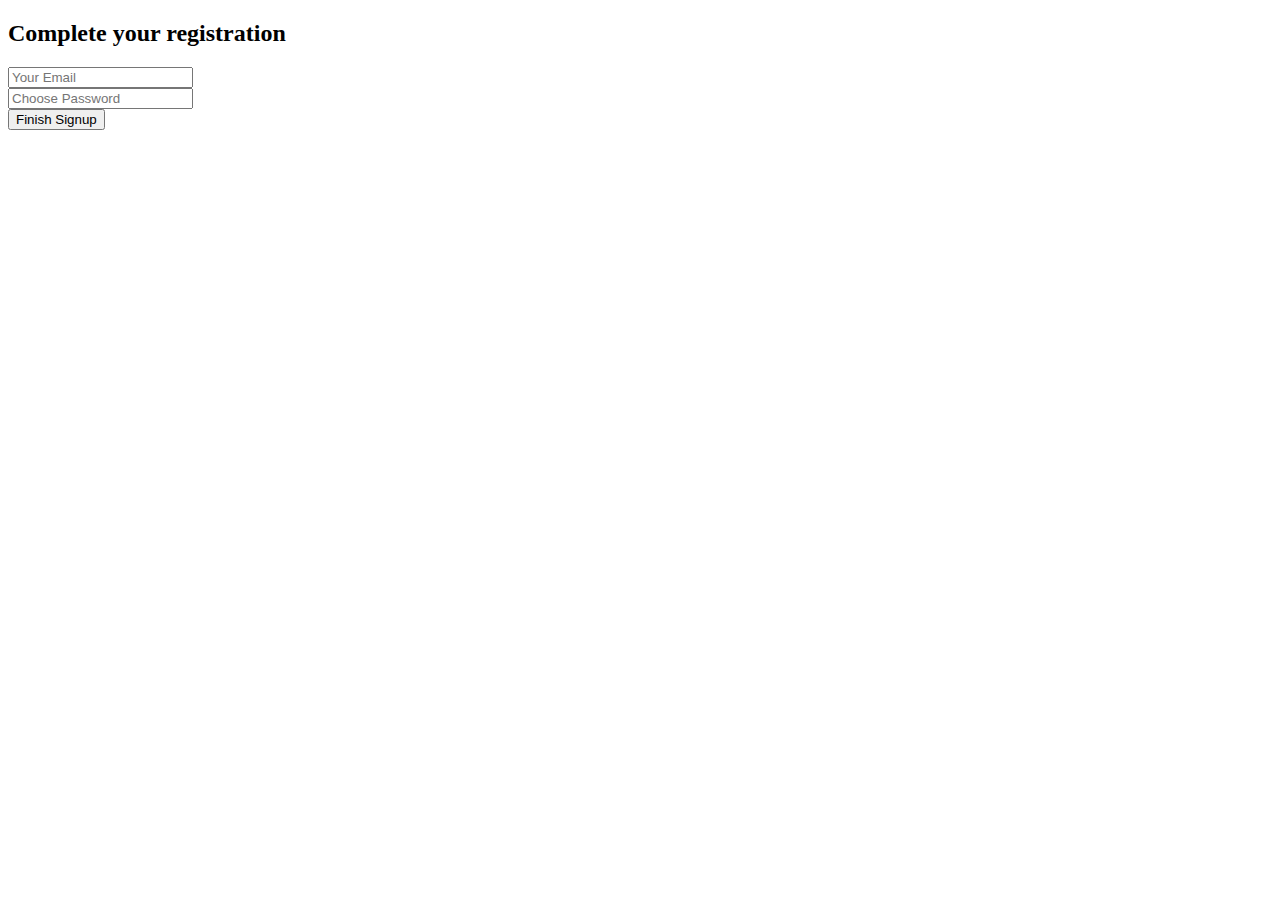
<file: onbord/index.html>
<!DOCTYPE html>
<html lang="en">
  <head>
    <meta charset="UTF-8" />
    <title>Onboard</title>
    <script src="https://identity.netlify.com/v1/netlify-identity-widget.js"></script>
  </head>
  <body>
    <h2>Complete your registration</h2>
    <form id="signup-form">
      <input type="email" id="email" placeholder="Your Email" required /><br />
      <input
        type="password"
        id="password"
        placeholder="Choose Password"
        required
      /><br />
      <button type="submit">Finish Signup</button>
    </form>

    <p id="message"></p>

    <script>
      const form = document.getElementById("signup-form");
      const message = document.getElementById("message");

      form.addEventListener("submit", (e) => {
        e.preventDefault();
        const email = document.getElementById("email").value;
        const password = document.getElementById("password").value;

        netlifyIdentity
          .signup({ email, password })
          .then((user) => {
            message.innerText =
              "Signup successful! Check your email to confirm.";
            netlifyIdentity.close();
          })
          .catch((err) => {
            message.innerText = "Error: " + err.message;
          });
      });

      window.netlifyIdentity.on("init", (user) => {
        if (!user && window.location.hash.includes("invite_token")) {
          netlifyIdentity.open("signup");
        }
      });

      window.netlifyIdentity.init();
    </script>
  </body>
</html>
</file>
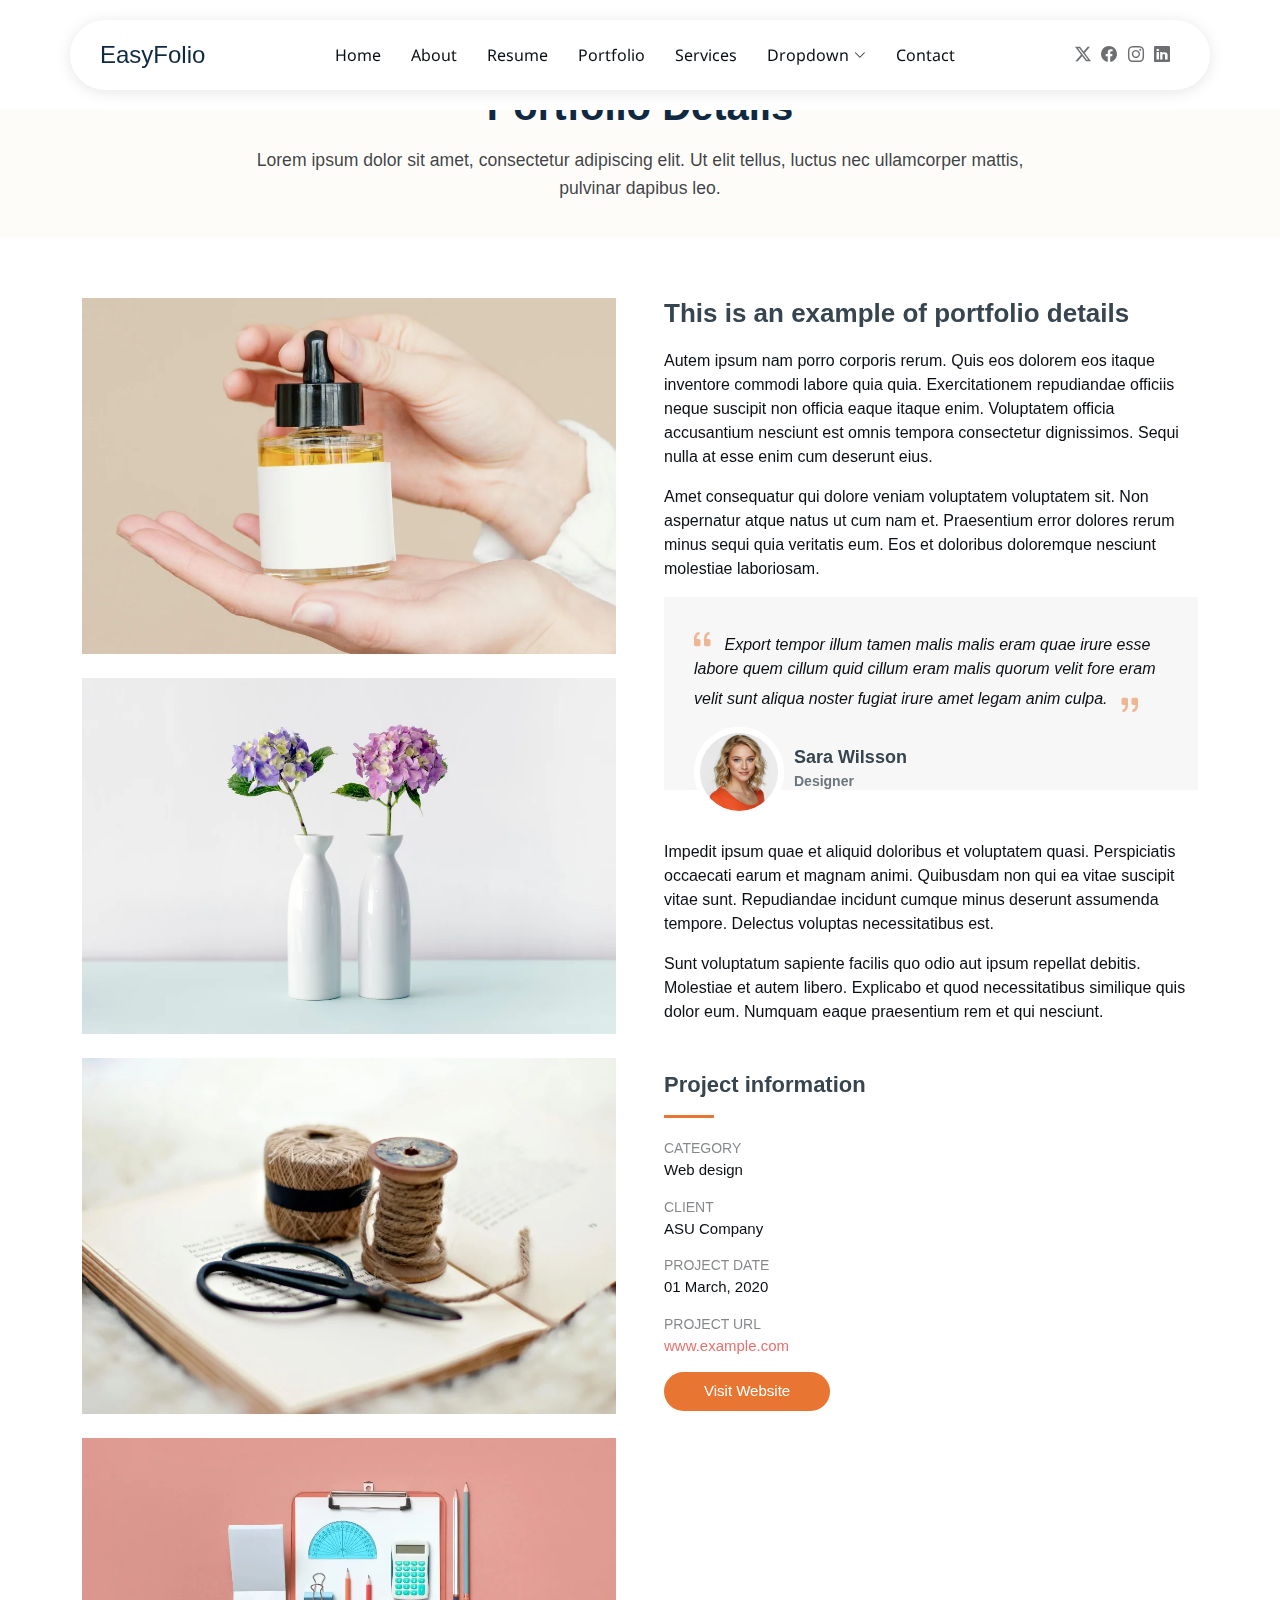
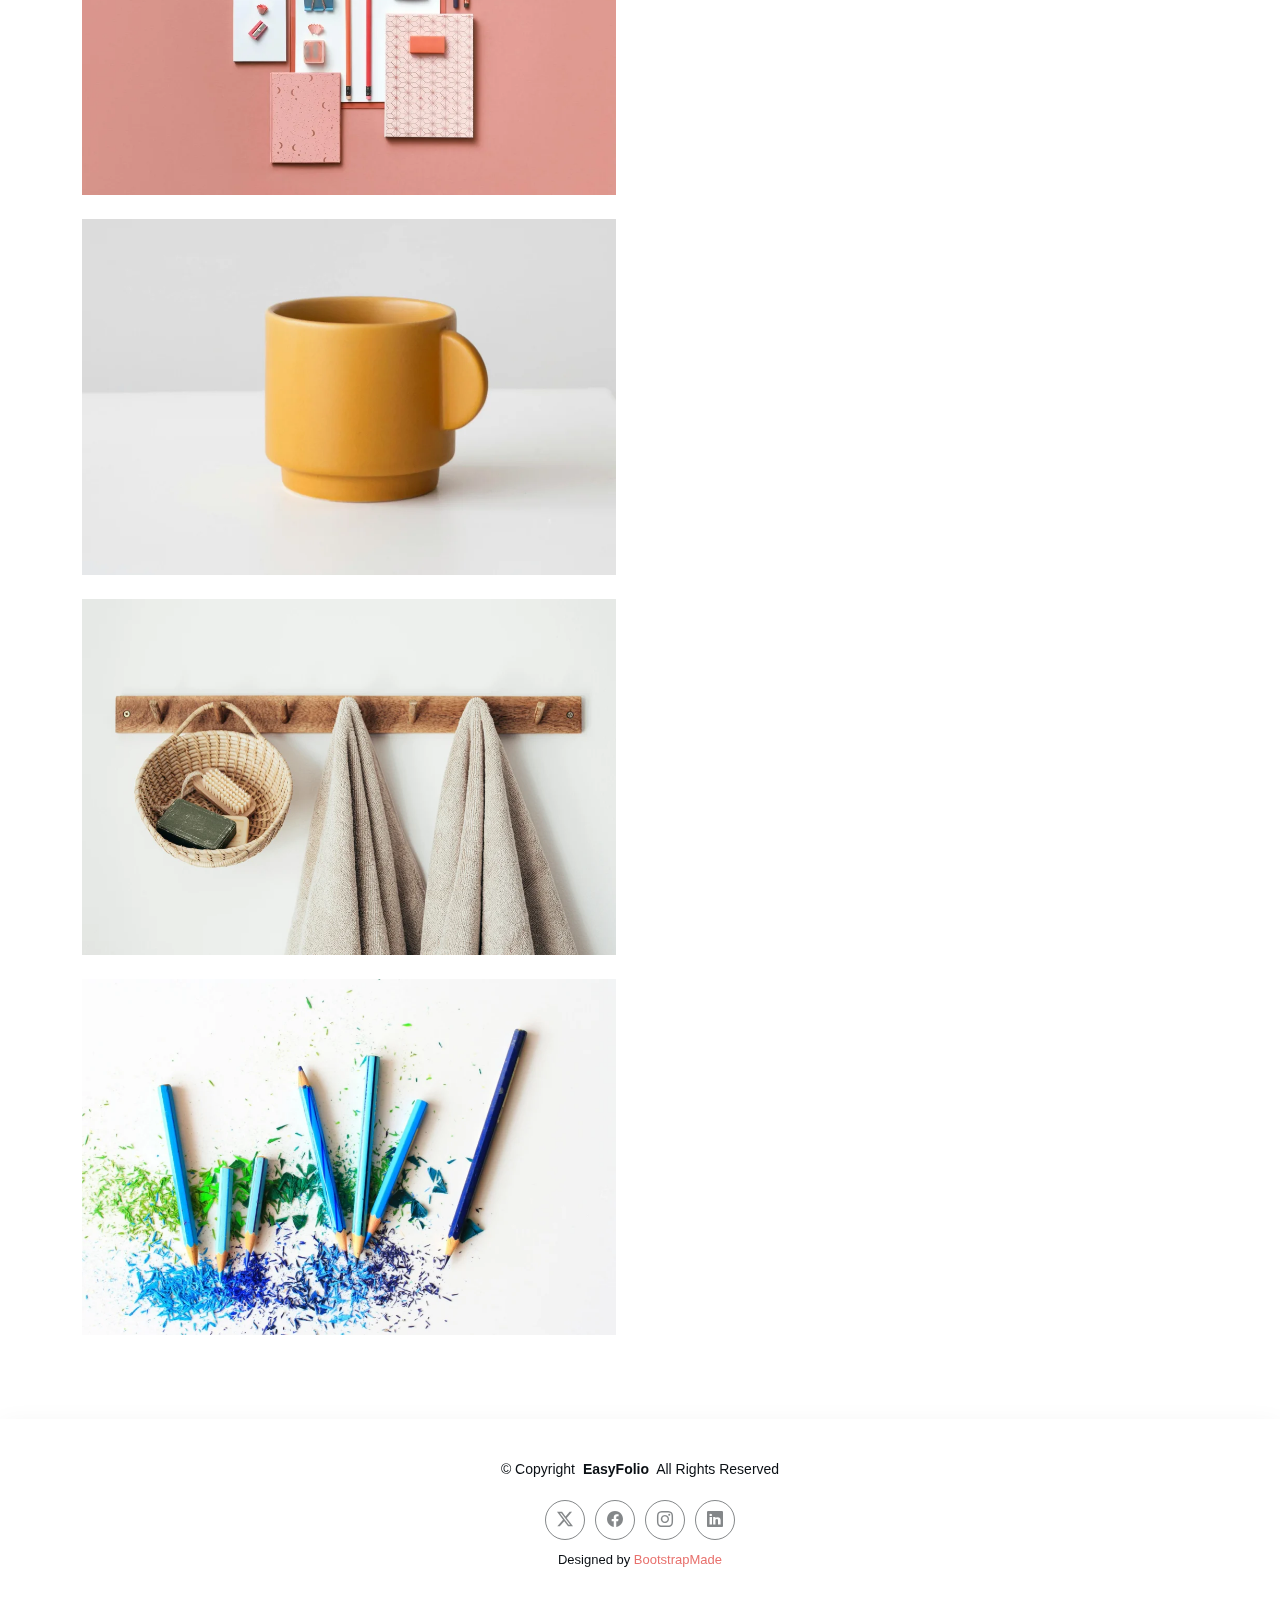
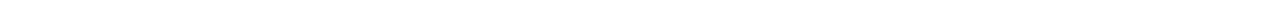
<file: portfolio-details.html>
<!DOCTYPE html>
<html lang="en">

<head>
  <meta charset="utf-8">
  <meta content="width=device-width, initial-scale=1.0" name="viewport">
  <title>Portfolio Details - EasyFolio Bootstrap Template</title>
  <meta name="description" content="">
  <meta name="keywords" content="">

  <!-- Favicons -->
  <link href="assets/img/favicon.png" rel="icon">
  <link href="assets/img/apple-touch-icon.png" rel="apple-touch-icon">

  <!-- Fonts -->
  <link href="https://fonts.googleapis.com" rel="preconnect">
  <link href="https://fonts.gstatic.com" rel="preconnect" crossorigin>
  <link href="https://fonts.googleapis.com/css2?family=Roboto:ital,wght@0,100;0,300;0,400;0,500;0,700;0,900;1,100;1,300;1,400;1,500;1,700;1,900&family=Noto+Sans:ital,wght@0,100;0,200;0,300;0,400;0,500;0,600;0,700;0,800;0,900;1,100;1,200;1,300;1,400;1,500;1,600;1,700;1,800;1,900&family=Questrial:wght@400&display=swap" rel="stylesheet">

  <!-- Vendor CSS Files -->
  <link href="assets/vendor/bootstrap/css/bootstrap.min.css" rel="stylesheet">
  <link href="assets/vendor/bootstrap-icons/bootstrap-icons.css" rel="stylesheet">
  <link href="assets/vendor/aos/aos.css" rel="stylesheet">
  <link href="assets/vendor/glightbox/css/glightbox.min.css" rel="stylesheet">
  <link href="assets/vendor/swiper/swiper-bundle.min.css" rel="stylesheet">

  <!-- Main CSS File -->
  <link href="assets/css/main.css" rel="stylesheet">

  <!-- =======================================================
  * Template Name: EasyFolio
  * Template URL: https://bootstrapmade.com/easyfolio-bootstrap-portfolio-template/
  * Updated: Feb 21 2025 with Bootstrap v5.3.3
  * Author: BootstrapMade.com
  * License: https://bootstrapmade.com/license/
  ======================================================== -->
</head>

<body class="portfolio-details-page">

  <header id="header" class="header d-flex align-items-center sticky-top">
    <div class="header-container container-fluid container-xl position-relative d-flex align-items-center justify-content-between">

      <a href="index.html" class="logo d-flex align-items-center me-auto me-xl-0">
        <!-- Uncomment the line below if you also wish to use an image logo -->
        <!-- <img src="assets/img/logo.webp" alt=""> -->
        <h1 class="sitename">EasyFolio</h1>
      </a>

      <nav id="navmenu" class="navmenu">
        <ul>
          <li><a href="#hero">Home</a></li>
          <li><a href="#about">About</a></li>
          <li><a href="#resume">Resume</a></li>
          <li><a href="#portfolio">Portfolio</a></li>
          <li><a href="#services">Services</a></li>
          <li class="dropdown"><a href="#"><span>Dropdown</span> <i class="bi bi-chevron-down toggle-dropdown"></i></a>
            <ul>
              <li><a href="#">Dropdown 1</a></li>
              <li class="dropdown"><a href="#"><span>Deep Dropdown</span> <i class="bi bi-chevron-down toggle-dropdown"></i></a>
                <ul>
                  <li><a href="#">Deep Dropdown 1</a></li>
                  <li><a href="#">Deep Dropdown 2</a></li>
                  <li><a href="#">Deep Dropdown 3</a></li>
                  <li><a href="#">Deep Dropdown 4</a></li>
                  <li><a href="#">Deep Dropdown 5</a></li>
                </ul>
              </li>
              <li><a href="#">Dropdown 2</a></li>
              <li><a href="#">Dropdown 3</a></li>
              <li><a href="#">Dropdown 4</a></li>
            </ul>
          </li>
          <li><a href="#contact">Contact</a></li>
        </ul>
        <i class="mobile-nav-toggle d-xl-none bi bi-list"></i>
      </nav>

      <div class="header-social-links">
        <a href="#" class="twitter"><i class="bi bi-twitter-x"></i></a>
        <a href="#" class="facebook"><i class="bi bi-facebook"></i></a>
        <a href="#" class="instagram"><i class="bi bi-instagram"></i></a>
        <a href="#" class="linkedin"><i class="bi bi-linkedin"></i></a>
      </div>

    </div>
  </header>

  <main class="main">

    <!-- Page Title -->
    <div class="page-title">
      <div class="breadcrumbs">
        <nav aria-label="breadcrumb">
          <ol class="breadcrumb">
            <li class="breadcrumb-item"><a href="#"><i class="bi bi-house"></i> Home</a></li>
            <li class="breadcrumb-item"><a href="#">Category</a></li>
            <li class="breadcrumb-item active current">Portfolio Details</li>
          </ol>
        </nav>
      </div>

      <div class="title-wrapper">
        <h1>Portfolio Details</h1>
        <p>Lorem ipsum dolor sit amet, consectetur adipiscing elit. Ut elit tellus, luctus nec ullamcorper mattis, pulvinar dapibus leo.</p>
      </div>
    </div><!-- End Page Title -->

    <!-- Portfolio Details Section -->
    <section id="portfolio-details" class="portfolio-details section">

      <div class="container" data-aos="fade-up">

        <div class="row gy-4 g-lg-5">
          <div class="col-lg-6">
            <img src="assets/img/portfolio/portfolio-1.webp" class="img-fluid mb-4" alt="">
            <img src="assets/img/portfolio/portfolio-10.webp" class="img-fluid mb-4" alt="">
            <img src="assets/img/portfolio/portfolio-7.webp" class="img-fluid mb-4" alt="">
            <img src="assets/img/portfolio/portfolio-4.webp" class="img-fluid mb-4" alt="">
            <img src="assets/img/portfolio/portfolio-5.webp" class="img-fluid mb-4" alt="">
            <img src="assets/img/portfolio/portfolio-11.webp" class="img-fluid mb-4" alt="">
            <img src="assets/img/portfolio/portfolio-8.webp" class="img-fluid mb-4" alt="">
          </div>

          <div class="col-lg-6">

            <div class="position-sticky" style="top: 40px">
              <div class="portfolio-description">
                <h2>This is an example of portfolio details</h2>
                <p>
                  Autem ipsum nam porro corporis rerum. Quis eos dolorem eos itaque inventore commodi labore quia quia. Exercitationem repudiandae officiis neque suscipit non officia eaque itaque enim. Voluptatem officia accusantium nesciunt est omnis tempora consectetur dignissimos. Sequi nulla at esse enim cum deserunt eius.
                </p>
                <p>
                  Amet consequatur qui dolore veniam voluptatem voluptatem sit. Non aspernatur atque natus ut cum nam et. Praesentium error dolores rerum minus sequi quia veritatis eum. Eos et doloribus doloremque nesciunt molestiae laboriosam.
                </p>

                <div class="testimonial-item">
                  <p>
                    <i class="bi bi-quote quote-icon-left"></i>
                    <span>Export tempor illum tamen malis malis eram quae irure esse labore quem cillum quid cillum eram malis quorum velit fore eram velit sunt aliqua noster fugiat irure amet legam anim culpa.</span>
                    <i class="bi bi-quote quote-icon-right"></i>
                  </p>
                  <div>
                    <img src="assets/img/person/person-f-5.webp" class="testimonial-img" alt="">
                    <h3>Sara Wilsson</h3>
                    <h4>Designer</h4>
                  </div>
                </div>

                <p>
                  Impedit ipsum quae et aliquid doloribus et voluptatem quasi. Perspiciatis occaecati earum et magnam animi. Quibusdam non qui ea vitae suscipit vitae sunt. Repudiandae incidunt cumque minus deserunt assumenda tempore. Delectus voluptas necessitatibus est.
                </p>

                <p>
                  Sunt voluptatum sapiente facilis quo odio aut ipsum repellat debitis. Molestiae et autem libero. Explicabo et quod necessitatibus similique quis dolor eum. Numquam eaque praesentium rem et qui nesciunt.
                </p>

              </div>

              <div class="portfolio-info mt-5">
                <h3>Project information</h3>
                <ul>
                  <li><strong>Category</strong> Web design</li>
                  <li><strong>Client</strong> ASU Company</li>
                  <li><strong>Project date</strong> 01 March, 2020</li>
                  <li><strong>Project URL</strong> <a href="#">www.example.com</a></li>
                  <li><a href="#" class="btn-visit align-self-start">Visit Website</a></li>
                </ul>
              </div>
            </div>

          </div>
        </div>

      </div>

    </section><!-- /Portfolio Details Section -->

  </main>

  <footer id="footer" class="footer">

    <div class="container">
      <div class="copyright text-center ">
        <p>© <span>Copyright</span> <strong class="px-1 sitename">EasyFolio</strong> <span>All Rights Reserved</span></p>
      </div>
      <div class="social-links d-flex justify-content-center">
        <a href=""><i class="bi bi-twitter-x"></i></a>
        <a href=""><i class="bi bi-facebook"></i></a>
        <a href=""><i class="bi bi-instagram"></i></a>
        <a href=""><i class="bi bi-linkedin"></i></a>
      </div>
      <div class="credits">
        <!-- All the links in the footer should remain intact. -->
        <!-- You can delete the links only if you've purchased the pro version. -->
        <!-- Licensing information: https://bootstrapmade.com/license/ -->
        <!-- Purchase the pro version with working PHP/AJAX contact form: [buy-url] -->
        Designed by <a href="https://bootstrapmade.com/">BootstrapMade</a>
      </div>
    </div>

  </footer>

  <!-- Scroll Top -->
  <a href="#" id="scroll-top" class="scroll-top d-flex align-items-center justify-content-center"><i class="bi bi-arrow-up-short"></i></a>

  <!-- Vendor JS Files -->
  <script src="assets/vendor/bootstrap/js/bootstrap.bundle.min.js"></script>
  <script src="assets/vendor/php-email-form/validate.js"></script>
  <script src="assets/vendor/aos/aos.js"></script>
  <script src="assets/vendor/waypoints/noframework.waypoints.js"></script>
  <script src="assets/vendor/glightbox/js/glightbox.min.js"></script>
  <script src="assets/vendor/imagesloaded/imagesloaded.pkgd.min.js"></script>
  <script src="assets/vendor/isotope-layout/isotope.pkgd.min.js"></script>
  <script src="assets/vendor/swiper/swiper-bundle.min.js"></script>

  <!-- Main JS File -->
  <script src="assets/js/main.js"></script>

</body>

</html>
</file>
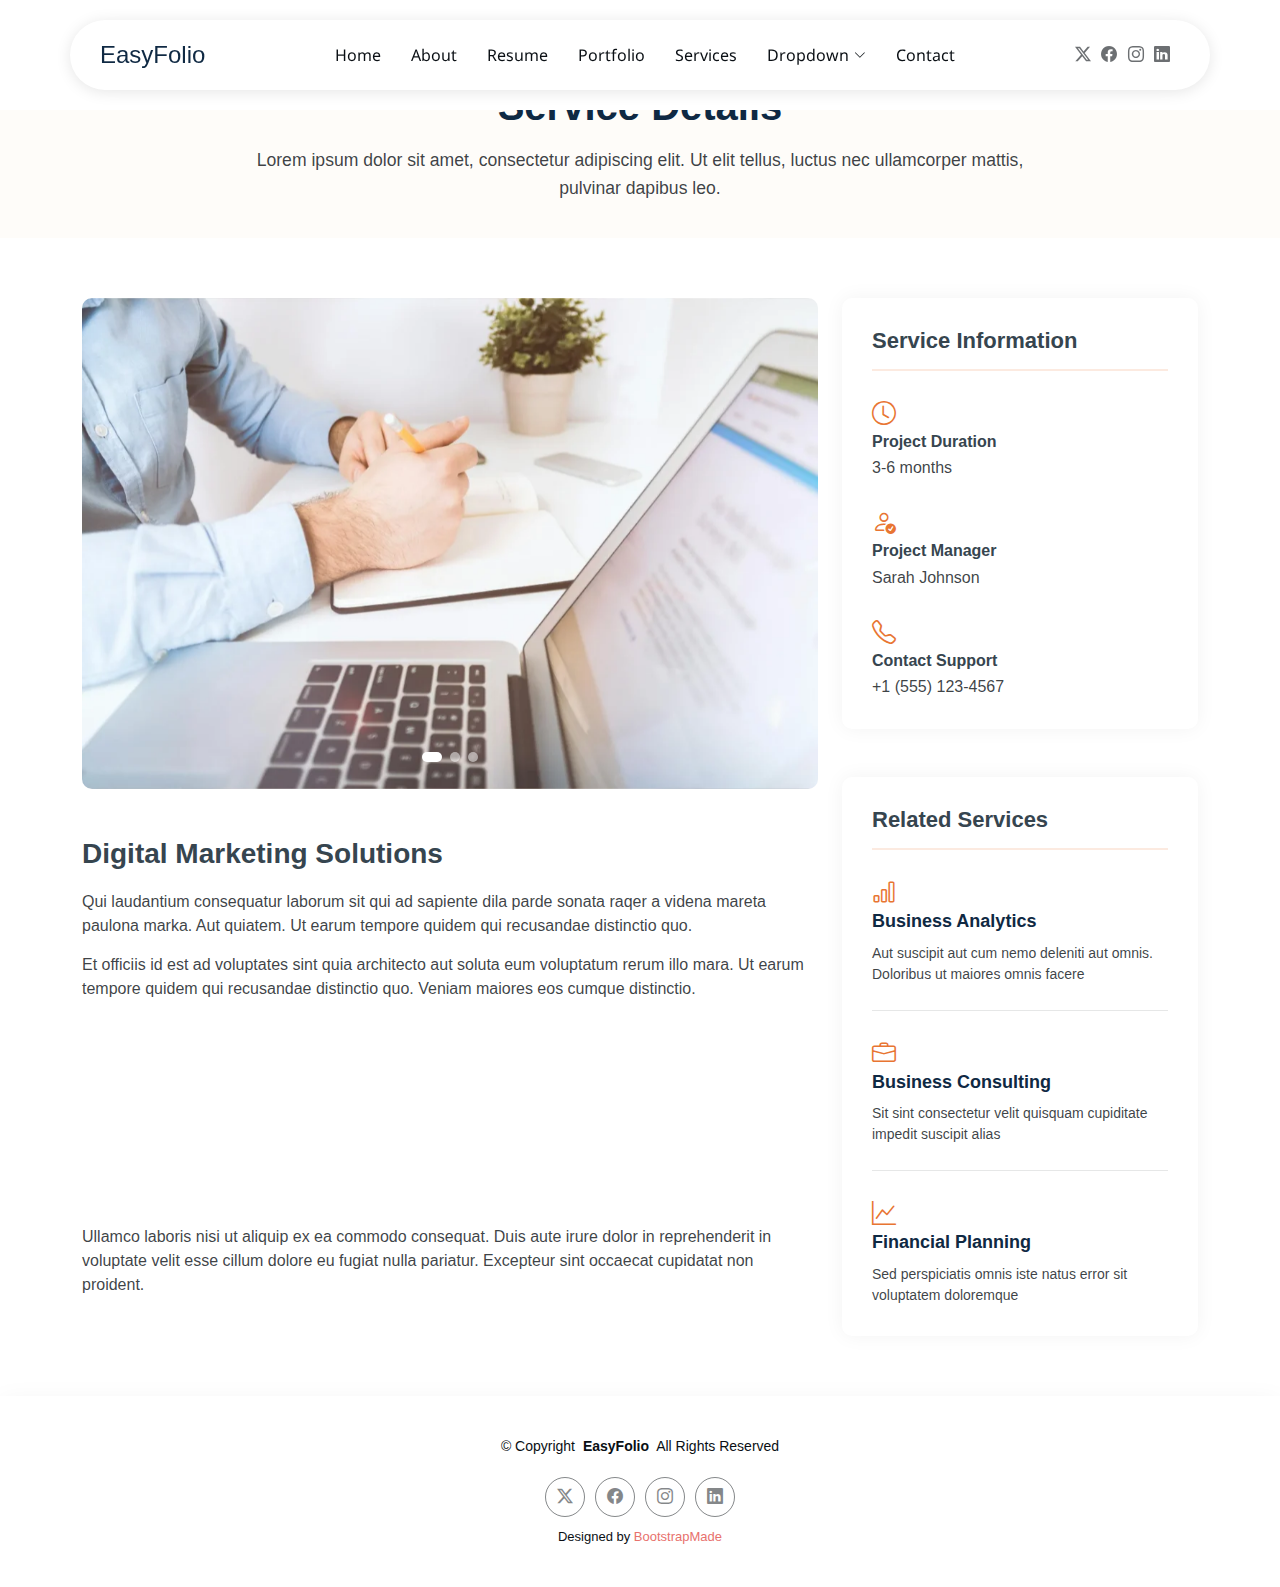
<file: service-details.html>
<!DOCTYPE html>
<html lang="en">

<head>
  <meta charset="utf-8">
  <meta content="width=device-width, initial-scale=1.0" name="viewport">
  <title>Service Details - EasyFolio Bootstrap Template</title>
  <meta name="description" content="">
  <meta name="keywords" content="">

  <!-- Favicons -->
  <link href="assets/img/favicon.png" rel="icon">
  <link href="assets/img/apple-touch-icon.png" rel="apple-touch-icon">

  <!-- Fonts -->
  <link href="https://fonts.googleapis.com" rel="preconnect">
  <link href="https://fonts.gstatic.com" rel="preconnect" crossorigin>
  <link href="https://fonts.googleapis.com/css2?family=Roboto:ital,wght@0,100;0,300;0,400;0,500;0,700;0,900;1,100;1,300;1,400;1,500;1,700;1,900&family=Noto+Sans:ital,wght@0,100;0,200;0,300;0,400;0,500;0,600;0,700;0,800;0,900;1,100;1,200;1,300;1,400;1,500;1,600;1,700;1,800;1,900&family=Questrial:wght@400&display=swap" rel="stylesheet">

  <!-- Vendor CSS Files -->
  <link href="assets/vendor/bootstrap/css/bootstrap.min.css" rel="stylesheet">
  <link href="assets/vendor/bootstrap-icons/bootstrap-icons.css" rel="stylesheet">
  <link href="assets/vendor/aos/aos.css" rel="stylesheet">
  <link href="assets/vendor/glightbox/css/glightbox.min.css" rel="stylesheet">
  <link href="assets/vendor/swiper/swiper-bundle.min.css" rel="stylesheet">

  <!-- Main CSS File -->
  <link href="assets/css/main.css" rel="stylesheet">

  <!-- =======================================================
  * Template Name: EasyFolio
  * Template URL: https://bootstrapmade.com/easyfolio-bootstrap-portfolio-template/
  * Updated: Feb 21 2025 with Bootstrap v5.3.3
  * Author: BootstrapMade.com
  * License: https://bootstrapmade.com/license/
  ======================================================== -->
</head>

<body class="service-details-page">

  <header id="header" class="header d-flex align-items-center sticky-top">
    <div class="header-container container-fluid container-xl position-relative d-flex align-items-center justify-content-between">

      <a href="index.html" class="logo d-flex align-items-center me-auto me-xl-0">
        <!-- Uncomment the line below if you also wish to use an image logo -->
        <!-- <img src="assets/img/logo.webp" alt=""> -->
        <h1 class="sitename">EasyFolio</h1>
      </a>

      <nav id="navmenu" class="navmenu">
        <ul>
          <li><a href="#hero">Home</a></li>
          <li><a href="#about">About</a></li>
          <li><a href="#resume">Resume</a></li>
          <li><a href="#portfolio">Portfolio</a></li>
          <li><a href="#services">Services</a></li>
          <li class="dropdown"><a href="#"><span>Dropdown</span> <i class="bi bi-chevron-down toggle-dropdown"></i></a>
            <ul>
              <li><a href="#">Dropdown 1</a></li>
              <li class="dropdown"><a href="#"><span>Deep Dropdown</span> <i class="bi bi-chevron-down toggle-dropdown"></i></a>
                <ul>
                  <li><a href="#">Deep Dropdown 1</a></li>
                  <li><a href="#">Deep Dropdown 2</a></li>
                  <li><a href="#">Deep Dropdown 3</a></li>
                  <li><a href="#">Deep Dropdown 4</a></li>
                  <li><a href="#">Deep Dropdown 5</a></li>
                </ul>
              </li>
              <li><a href="#">Dropdown 2</a></li>
              <li><a href="#">Dropdown 3</a></li>
              <li><a href="#">Dropdown 4</a></li>
            </ul>
          </li>
          <li><a href="#contact">Contact</a></li>
        </ul>
        <i class="mobile-nav-toggle d-xl-none bi bi-list"></i>
      </nav>

      <div class="header-social-links">
        <a href="#" class="twitter"><i class="bi bi-twitter-x"></i></a>
        <a href="#" class="facebook"><i class="bi bi-facebook"></i></a>
        <a href="#" class="instagram"><i class="bi bi-instagram"></i></a>
        <a href="#" class="linkedin"><i class="bi bi-linkedin"></i></a>
      </div>

    </div>
  </header>

  <main class="main">

    <!-- Page Title -->
    <div class="page-title">
      <div class="breadcrumbs">
        <nav aria-label="breadcrumb">
          <ol class="breadcrumb">
            <li class="breadcrumb-item"><a href="#"><i class="bi bi-house"></i> Home</a></li>
            <li class="breadcrumb-item"><a href="#">Category</a></li>
            <li class="breadcrumb-item active current">Service Details</li>
          </ol>
        </nav>
      </div>

      <div class="title-wrapper">
        <h1>Service Details</h1>
        <p>Lorem ipsum dolor sit amet, consectetur adipiscing elit. Ut elit tellus, luctus nec ullamcorper mattis, pulvinar dapibus leo.</p>
      </div>
    </div><!-- End Page Title -->

    <!-- Service Details Section -->
    <section id="service-details" class="service-details section">

      <div class="container" data-aos="fade-up" data-aos-delay="100">

        <div class="row gy-4">

          <div class="col-lg-8">
            <div class="service-details-slider swiper init-swiper">
              <script type="application/json" class="swiper-config">
                {
                  "loop": true,
                  "speed": 600,
                  "autoplay": {
                    "delay": 5000
                  },
                  "slidesPerView": 1,
                  "pagination": {
                    "el": ".swiper-pagination",
                    "type": "bullets",
                    "clickable": true
                  }
                }
              </script>
              <div class="swiper-wrapper align-items-center">
                <div class="swiper-slide">
                  <img src="assets/img/services/services-1.webp" alt="" class="img-fluid" loading="lazy">
                </div>
                <div class="swiper-slide">
                  <img src="assets/img/services/services-2.webp" alt="" class="img-fluid" loading="lazy">
                </div>
                <div class="swiper-slide">
                  <img src="assets/img/services/services-3.webp" alt="" class="img-fluid" loading="lazy">
                </div>
              </div>
              <div class="swiper-pagination"></div>
            </div>

            <div class="content mt-5">
              <h3>Digital Marketing Solutions</h3>
              <p>
                Qui laudantium consequatur laborum sit qui ad sapiente dila parde sonata raqer a videna mareta paulona marka. Aut quiatem. Ut earum tempore quidem qui recusandae distinctio quo.
              </p>
              <p>
                Et officiis id est ad voluptates sint quia architecto aut soluta eum voluptatum rerum illo mara. Ut earum tempore quidem qui recusandae distinctio quo. Veniam maiores eos cumque distinctio.
              </p>

              <div class="features mt-4">
                <div class="row gy-4">
                  <div class="col-md-6" data-aos="fade-up" data-aos-delay="100">
                    <div class="feature-box d-flex align-items-center">
                      <i class="bi bi-check"></i>
                      <h4>Search Engine Optimization</h4>
                    </div>
                  </div>
                  <div class="col-md-6" data-aos="fade-up" data-aos-delay="200">
                    <div class="feature-box d-flex align-items-center">
                      <i class="bi bi-check"></i>
                      <h4>Social Media Marketing</h4>
                    </div>
                  </div>
                  <div class="col-md-6" data-aos="fade-up" data-aos-delay="300">
                    <div class="feature-box d-flex align-items-center">
                      <i class="bi bi-check"></i>
                      <h4>Content Marketing Strategy</h4>
                    </div>
                  </div>
                  <div class="col-md-6" data-aos="fade-up" data-aos-delay="400">
                    <div class="feature-box d-flex align-items-center">
                      <i class="bi bi-check"></i>
                      <h4>Email Marketing Campaigns</h4>
                    </div>
                  </div>
                </div>
              </div>

              <p class="mt-4">
                Ullamco laboris nisi ut aliquip ex ea commodo consequat. Duis aute irure dolor in reprehenderit in voluptate velit esse cillum dolore eu fugiat nulla pariatur. Excepteur sint occaecat cupidatat non proident.
              </p>
            </div>
          </div>

          <div class="col-lg-4">
            <div class="service-info">
              <h4>Service Information</h4>
              <div class="info-item">
                <i class="bi bi-clock"></i>
                <h5>Project Duration</h5>
                <p>3-6 months</p>
              </div>
              <div class="info-item">
                <i class="bi bi-person-check"></i>
                <h5>Project Manager</h5>
                <p>Sarah Johnson</p>
              </div>
              <div class="info-item">
                <i class="bi bi-telephone"></i>
                <h5>Contact Support</h5>
                <p>+1 (555) 123-4567</p>
              </div>
            </div>

            <div class="related-services mt-5">
              <h4>Related Services</h4>
              <div class="service-item">
                <i class="bi bi-bar-chart"></i>
                <h5><a href="#">Business Analytics</a></h5>
                <p>Aut suscipit aut cum nemo deleniti aut omnis. Doloribus ut maiores omnis facere</p>
              </div>
              <div class="service-item">
                <i class="bi bi-briefcase"></i>
                <h5><a href="#">Business Consulting</a></h5>
                <p>Sit sint consectetur velit quisquam cupiditate impedit suscipit alias</p>
              </div>
              <div class="service-item">
                <i class="bi bi-graph-up"></i>
                <h5><a href="#">Financial Planning</a></h5>
                <p>Sed perspiciatis omnis iste natus error sit voluptatem doloremque</p>
              </div>
            </div>
          </div>

        </div>

      </div>

    </section><!-- /Service Details Section -->

  </main>

  <footer id="footer" class="footer">

    <div class="container">
      <div class="copyright text-center ">
        <p>© <span>Copyright</span> <strong class="px-1 sitename">EasyFolio</strong> <span>All Rights Reserved</span></p>
      </div>
      <div class="social-links d-flex justify-content-center">
        <a href=""><i class="bi bi-twitter-x"></i></a>
        <a href=""><i class="bi bi-facebook"></i></a>
        <a href=""><i class="bi bi-instagram"></i></a>
        <a href=""><i class="bi bi-linkedin"></i></a>
      </div>
      <div class="credits">
        <!-- All the links in the footer should remain intact. -->
        <!-- You can delete the links only if you've purchased the pro version. -->
        <!-- Licensing information: https://bootstrapmade.com/license/ -->
        <!-- Purchase the pro version with working PHP/AJAX contact form: [buy-url] -->
        Designed by <a href="https://bootstrapmade.com/">BootstrapMade</a>
      </div>
    </div>

  </footer>

  <!-- Scroll Top -->
  <a href="#" id="scroll-top" class="scroll-top d-flex align-items-center justify-content-center"><i class="bi bi-arrow-up-short"></i></a>

  <!-- Vendor JS Files -->
  <script src="assets/vendor/bootstrap/js/bootstrap.bundle.min.js"></script>
  <script src="assets/vendor/php-email-form/validate.js"></script>
  <script src="assets/vendor/aos/aos.js"></script>
  <script src="assets/vendor/waypoints/noframework.waypoints.js"></script>
  <script src="assets/vendor/glightbox/js/glightbox.min.js"></script>
  <script src="assets/vendor/imagesloaded/imagesloaded.pkgd.min.js"></script>
  <script src="assets/vendor/isotope-layout/isotope.pkgd.min.js"></script>
  <script src="assets/vendor/swiper/swiper-bundle.min.js"></script>

  <!-- Main JS File -->
  <script src="assets/js/main.js"></script>

</body>

</html>
</file>
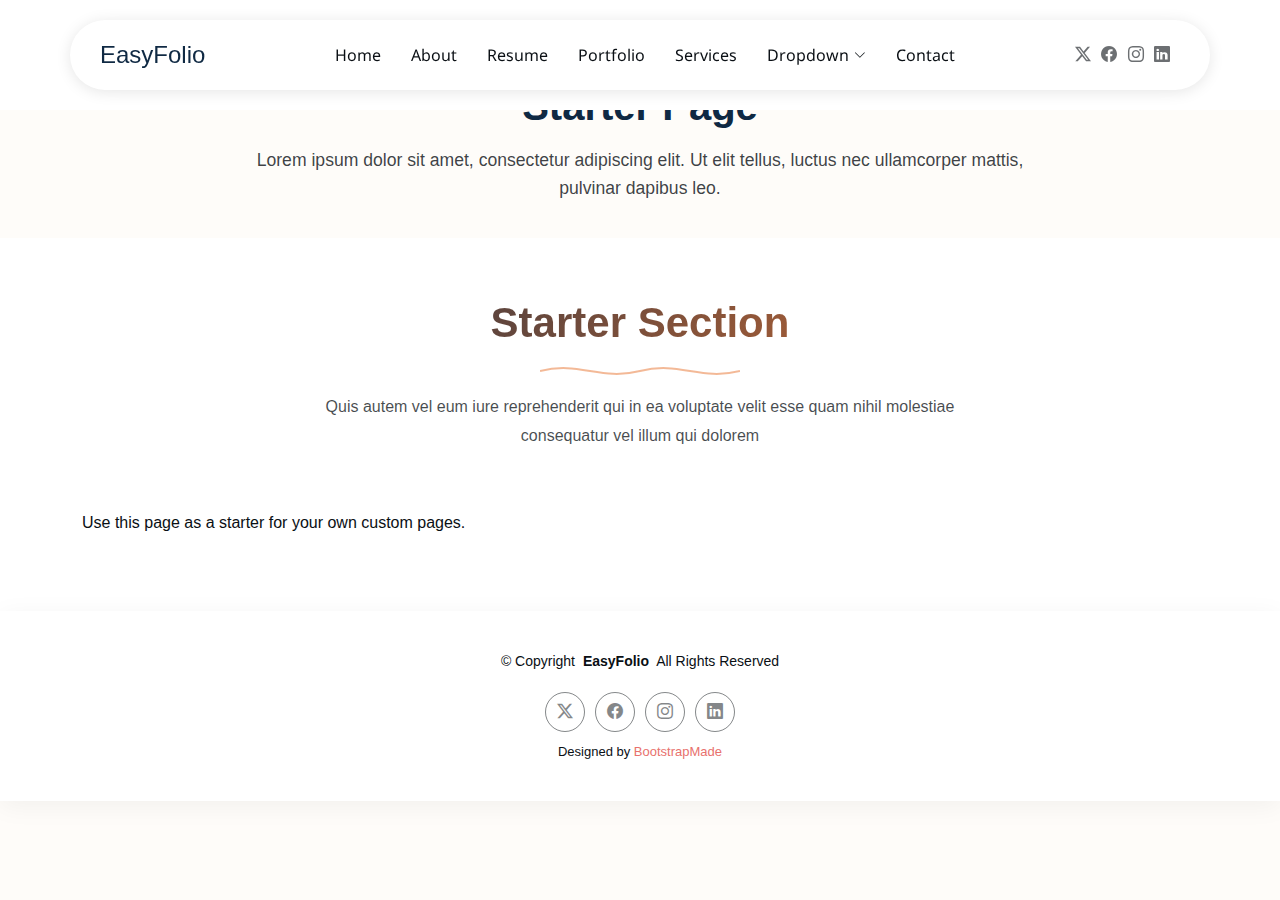
<file: starter-page.html>
<!DOCTYPE html>
<html lang="en">

<head>
  <meta charset="utf-8">
  <meta content="width=device-width, initial-scale=1.0" name="viewport">
  <title>Starter Page - EasyFolio Bootstrap Template</title>
  <meta name="description" content="">
  <meta name="keywords" content="">

  <!-- Favicons -->
  <link href="assets/img/favicon.png" rel="icon">
  <link href="assets/img/apple-touch-icon.png" rel="apple-touch-icon">

  <!-- Fonts -->
  <link href="https://fonts.googleapis.com" rel="preconnect">
  <link href="https://fonts.gstatic.com" rel="preconnect" crossorigin>
  <link href="https://fonts.googleapis.com/css2?family=Roboto:ital,wght@0,100;0,300;0,400;0,500;0,700;0,900;1,100;1,300;1,400;1,500;1,700;1,900&family=Noto+Sans:ital,wght@0,100;0,200;0,300;0,400;0,500;0,600;0,700;0,800;0,900;1,100;1,200;1,300;1,400;1,500;1,600;1,700;1,800;1,900&family=Questrial:wght@400&display=swap" rel="stylesheet">

  <!-- Vendor CSS Files -->
  <link href="assets/vendor/bootstrap/css/bootstrap.min.css" rel="stylesheet">
  <link href="assets/vendor/bootstrap-icons/bootstrap-icons.css" rel="stylesheet">
  <link href="assets/vendor/aos/aos.css" rel="stylesheet">
  <link href="assets/vendor/glightbox/css/glightbox.min.css" rel="stylesheet">
  <link href="assets/vendor/swiper/swiper-bundle.min.css" rel="stylesheet">

  <!-- Main CSS File -->
  <link href="assets/css/main.css" rel="stylesheet">

  <!-- =======================================================
  * Template Name: EasyFolio
  * Template URL: https://bootstrapmade.com/easyfolio-bootstrap-portfolio-template/
  * Updated: Feb 21 2025 with Bootstrap v5.3.3
  * Author: BootstrapMade.com
  * License: https://bootstrapmade.com/license/
  ======================================================== -->
</head>

<body class="starter-page-page">

  <header id="header" class="header d-flex align-items-center sticky-top">
    <div class="header-container container-fluid container-xl position-relative d-flex align-items-center justify-content-between">

      <a href="index.html" class="logo d-flex align-items-center me-auto me-xl-0">
        <!-- Uncomment the line below if you also wish to use an image logo -->
        <!-- <img src="assets/img/logo.webp" alt=""> -->
        <h1 class="sitename">EasyFolio</h1>
      </a>

      <nav id="navmenu" class="navmenu">
        <ul>
          <li><a href="#hero">Home</a></li>
          <li><a href="#about">About</a></li>
          <li><a href="#resume">Resume</a></li>
          <li><a href="#portfolio">Portfolio</a></li>
          <li><a href="#services">Services</a></li>
          <li class="dropdown"><a href="#"><span>Dropdown</span> <i class="bi bi-chevron-down toggle-dropdown"></i></a>
            <ul>
              <li><a href="#">Dropdown 1</a></li>
              <li class="dropdown"><a href="#"><span>Deep Dropdown</span> <i class="bi bi-chevron-down toggle-dropdown"></i></a>
                <ul>
                  <li><a href="#">Deep Dropdown 1</a></li>
                  <li><a href="#">Deep Dropdown 2</a></li>
                  <li><a href="#">Deep Dropdown 3</a></li>
                  <li><a href="#">Deep Dropdown 4</a></li>
                  <li><a href="#">Deep Dropdown 5</a></li>
                </ul>
              </li>
              <li><a href="#">Dropdown 2</a></li>
              <li><a href="#">Dropdown 3</a></li>
              <li><a href="#">Dropdown 4</a></li>
            </ul>
          </li>
          <li><a href="#contact">Contact</a></li>
        </ul>
        <i class="mobile-nav-toggle d-xl-none bi bi-list"></i>
      </nav>

      <div class="header-social-links">
        <a href="#" class="twitter"><i class="bi bi-twitter-x"></i></a>
        <a href="#" class="facebook"><i class="bi bi-facebook"></i></a>
        <a href="#" class="instagram"><i class="bi bi-instagram"></i></a>
        <a href="#" class="linkedin"><i class="bi bi-linkedin"></i></a>
      </div>

    </div>
  </header>

  <main class="main">

    <!-- Page Title -->
    <div class="page-title">
      <div class="breadcrumbs">
        <nav aria-label="breadcrumb">
          <ol class="breadcrumb">
            <li class="breadcrumb-item"><a href="#"><i class="bi bi-house"></i> Home</a></li>
            <li class="breadcrumb-item"><a href="#">Category</a></li>
            <li class="breadcrumb-item active current">Starter Page</li>
          </ol>
        </nav>
      </div>

      <div class="title-wrapper">
        <h1>Starter Page</h1>
        <p>Lorem ipsum dolor sit amet, consectetur adipiscing elit. Ut elit tellus, luctus nec ullamcorper mattis, pulvinar dapibus leo.</p>
      </div>
    </div><!-- End Page Title -->

    <!-- Starter Section Section -->
    <section id="starter-section" class="starter-section section">

      <!-- Section Title -->
      <div class="container section-title" data-aos="fade-up">
        <h2>Starter Section</h2>
        <div class="title-shape">
          <svg viewBox="0 0 200 20" xmlns="http://www.w3.org/2000/svg">
            <path d="M 0,10 C 40,0 60,20 100,10 C 140,0 160,20 200,10" fill="none" stroke="currentColor" stroke-width="2"></path>
          </svg>
        </div>
        <p>Quis autem vel eum iure reprehenderit qui in ea voluptate velit esse quam nihil molestiae consequatur vel illum qui dolorem</p>
      </div><!-- End Section Title -->

      <div class="container" data-aos="fade-up">
        <p>Use this page as a starter for your own custom pages.</p>
      </div>

    </section><!-- /Starter Section Section -->

  </main>

  <footer id="footer" class="footer">

    <div class="container">
      <div class="copyright text-center ">
        <p>© <span>Copyright</span> <strong class="px-1 sitename">EasyFolio</strong> <span>All Rights Reserved</span></p>
      </div>
      <div class="social-links d-flex justify-content-center">
        <a href=""><i class="bi bi-twitter-x"></i></a>
        <a href=""><i class="bi bi-facebook"></i></a>
        <a href=""><i class="bi bi-instagram"></i></a>
        <a href=""><i class="bi bi-linkedin"></i></a>
      </div>
      <div class="credits">
        <!-- All the links in the footer should remain intact. -->
        <!-- You can delete the links only if you've purchased the pro version. -->
        <!-- Licensing information: https://bootstrapmade.com/license/ -->
        <!-- Purchase the pro version with working PHP/AJAX contact form: [buy-url] -->
        Designed by <a href="https://bootstrapmade.com/">BootstrapMade</a>
      </div>
    </div>

  </footer>

  <!-- Scroll Top -->
  <a href="#" id="scroll-top" class="scroll-top d-flex align-items-center justify-content-center"><i class="bi bi-arrow-up-short"></i></a>

  <!-- Vendor JS Files -->
  <script src="assets/vendor/bootstrap/js/bootstrap.bundle.min.js"></script>
  <script src="assets/vendor/php-email-form/validate.js"></script>
  <script src="assets/vendor/aos/aos.js"></script>
  <script src="assets/vendor/waypoints/noframework.waypoints.js"></script>
  <script src="assets/vendor/glightbox/js/glightbox.min.js"></script>
  <script src="assets/vendor/imagesloaded/imagesloaded.pkgd.min.js"></script>
  <script src="assets/vendor/isotope-layout/isotope.pkgd.min.js"></script>
  <script src="assets/vendor/swiper/swiper-bundle.min.js"></script>

  <!-- Main JS File -->
  <script src="assets/js/main.js"></script>

</body>

</html>
</file>
<file: assets/css/main.css>
/**
* Template Name: EasyFolio
* Template URL: https://bootstrapmade.com/easyfolio-bootstrap-portfolio-template/
* Updated: Feb 21 2025 with Bootstrap v5.3.3
* Author: BootstrapMade.com
* License: https://bootstrapmade.com/license/
*/

/*--------------------------------------------------------------
# Font & Color Variables
# Help: https://bootstrapmade.com/color-system/
--------------------------------------------------------------*/
/* Fonts */


:root {
  --default-font: "Roboto",  system-ui, -apple-system, "Segoe UI", Roboto, "Helvetica Neue", Arial, "Noto Sans", "Liberation Sans", sans-serif, "Apple Color Emoji", "Segoe UI Emoji", "Segoe UI Symbol", "Noto Color Emoji";
  --heading-font: "Questrial",  sans-serif;
  --nav-font: "Noto Sans",  sans-serif;
}

/* Global Colors - The following color variables are used throughout the website. Updating them here will change the color scheme of the entire website */
:root { 
  --background-color: #ffffff; /* Background color for the entire website, including individual sections */
  --default-color: #0a0f14; /* Default color used for the majority of the text content across the entire website */
  --heading-color: #0f2943; /* Color for headings, subheadings and title throughout the website */
  --accent-color: #e87532; /* Accent color that represents your brand on the website. It's used for buttons, links, and other elements that need to stand out */
  --surface-color: #ffffff; /* The surface color is used as a background of boxed elements within sections, such as cards, icon boxes, or other elements that require a visual separation from the global background. */
  --contrast-color: #ffffff; /* Contrast color for text, ensuring readability against backgrounds of accent, heading, or default colors. */
}

/* Nav Menu Colors - The following color variables are used specifically for the navigation menu. They are separate from the global colors to allow for more customization options */
:root {
  --nav-color: #0a0f14;  /* The default color of the main navmenu links */
  --nav-hover-color: #e87532; /* Applied to main navmenu links when they are hovered over or active */
  --nav-mobile-background-color: #ffffff; /* Used as the background color for mobile navigation menu */
  --nav-dropdown-background-color: #ffffff; /* Used as the background color for dropdown items that appear when hovering over primary navigation items */
  --nav-dropdown-color: #0a0f14; /* Used for navigation links of the dropdown items in the navigation menu. */
  --nav-dropdown-hover-color: #e87532; /* Similar to --nav-hover-color, this color is applied to dropdown navigation links when they are hovered over. */
}

/* Color Presets - These classes override global colors when applied to any section or element, providing reuse of the sam color scheme. */

.light-background {
  --background-color: #faf9fb;
  --surface-color: #ffffff;
}

.dark-background {
  --background-color: #060606;
  --default-color: #ffffff;
  --heading-color: #ffffff;
  --surface-color: #252525;
  --contrast-color: #ffffff;
}

/* Smooth scroll */
:root {
  scroll-behavior: smooth;
}

/*--------------------------------------------------------------
# General Styling & Shared Classes
--------------------------------------------------------------*/
body {
  color: var(--default-color);
  background-color: var(--background-color);
  font-family: var(--default-font);
}

a {
  color: var(--accent-color);
  text-decoration: none;
  transition: 0.3s;
}

a:hover {
  color: color-mix(in srgb, var(--accent-color), transparent 25%);
  text-decoration: none;
}

h1,
h2,
h3,
h4,
h5,
h6 {
  color: var(--heading-color);
  font-family: var(--heading-font);
}

/* PHP Email Form Messages
------------------------------*/
.php-email-form .error-message {
  display: none;
  background: #df1529;
  color: #ffffff;
  text-align: left;
  padding: 15px;
  margin-bottom: 24px;
  font-weight: 600;
}

.php-email-form .sent-message {
  display: none;
  color: #ffffff;
  background: #059652;
  text-align: center;
  padding: 15px;
  margin-bottom: 24px;
  font-weight: 600;
}

.php-email-form .loading {
  display: none;
  background: var(--surface-color);
  text-align: center;
  padding: 15px;
  margin-bottom: 24px;
}

.php-email-form .loading:before {
  content: "";
  display: inline-block;
  border-radius: 50%;
  width: 24px;
  height: 24px;
  margin: 0 10px -6px 0;
  border: 3px solid var(--accent-color);
  border-top-color: var(--surface-color);
  animation: php-email-form-loading 1s linear infinite;
}

@keyframes php-email-form-loading {
  0% {
    transform: rotate(0deg);
  }

  100% {
    transform: rotate(360deg);
  }
}

/*--------------------------------------------------------------
# Global Header
--------------------------------------------------------------*/
.header {
  color: var(--default-color);
  background-color: var(--background-color);
  padding: 20px 0;
  transition: all 0.5s;
  z-index: 997;
}

.header .header-container {
  background: var(--surface-color);
  border-radius: 50px;
  padding: 5px 25px;
  box-shadow: 0px 2px 15px rgba(0, 0, 0, 0.1);
}

.header .logo {
  line-height: 1;
}

.header .logo img {
  max-height: 36px;
  margin-right: 8px;
}

.header .logo h1 {
  font-size: 24px;
  margin: 0;
  padding-left: 5px;
  font-weight: 500;
  color: var(--heading-color);
}

.header .header-social-links {
  padding-right: 15px;
}

.header .header-social-links a {
  color: color-mix(in srgb, var(--default-color), transparent 40%);
  padding-left: 6px;
  display: inline-block;
  transition: 0.3s;
  font-size: 16px;
}

.header .header-social-links a:hover {
  color: var(--accent-color);
}

.header .header-social-links a i {
  line-height: 0px;
}

@media (max-width: 1200px) {
  .header {
    padding-top: 10px;
  }

  .header .header-container {
    margin-left: 10px;
    margin-right: 10px;
    padding: 10px 5px 10px 15px;
  }

  .header .logo {
    order: 1;
  }

  .header .header-social-links {
    order: 2;
  }

  .header .navmenu {
    order: 3;
  }
}

/*--------------------------------------------------------------
# Navigation Menu
--------------------------------------------------------------*/
/* Navmenu - Desktop */
@media (min-width: 1200px) {
  .navmenu {
    padding: 0;
  }

  .navmenu ul {
    margin: 0;
    padding: 0;
    display: flex;
    list-style: none;
    align-items: center;
  }

  .navmenu li {
    position: relative;
  }

  .navmenu a,
  .navmenu a:focus {
    color: var(--nav-color);
    padding: 18px 15px;
    font-size: 16px;
    font-family: var(--nav-font);
    font-weight: 400;
    display: flex;
    align-items: center;
    justify-content: space-between;
    white-space: nowrap;
    transition: 0.3s;
  }

  .navmenu a i,
  .navmenu a:focus i {
    font-size: 12px;
    line-height: 0;
    margin-left: 5px;
    transition: 0.3s;
  }

  .navmenu li:last-child a {
    padding-right: 0;
  }

  .navmenu li:hover>a,
  .navmenu .active,
  .navmenu .active:focus {
    color: var(--nav-hover-color);
  }

  .navmenu .dropdown ul {
    margin: 0;
    padding: 10px 0;
    background: var(--nav-dropdown-background-color);
    display: block;
    position: absolute;
    visibility: hidden;
    left: 14px;
    top: 130%;
    opacity: 0;
    transition: 0.3s;
    border-radius: 4px;
    z-index: 99;
    box-shadow: 0px 0px 30px rgba(0, 0, 0, 0.1);
  }

  .navmenu .dropdown ul li {
    min-width: 200px;
  }

  .navmenu .dropdown ul a {
    padding: 10px 20px;
    font-size: 15px;
    text-transform: none;
    color: var(--nav-dropdown-color);
  }

  .navmenu .dropdown ul a i {
    font-size: 12px;
  }

  .navmenu .dropdown ul a:hover,
  .navmenu .dropdown ul .active:hover,
  .navmenu .dropdown ul li:hover>a {
    color: var(--nav-dropdown-hover-color);
  }

  .navmenu .dropdown:hover>ul {
    opacity: 1;
    top: 100%;
    visibility: visible;
  }

  .navmenu .dropdown .dropdown ul {
    top: 0;
    left: -90%;
    visibility: hidden;
  }

  .navmenu .dropdown .dropdown:hover>ul {
    opacity: 1;
    top: 0;
    left: -100%;
    visibility: visible;
  }
}

/* Navmenu - Mobile */
@media (max-width: 1199px) {
  .mobile-nav-toggle {
    color: var(--nav-color);
    font-size: 28px;
    line-height: 0;
    margin-right: 10px;
    cursor: pointer;
    transition: color 0.3s;
  }

  .navmenu {
    padding: 0;
    z-index: 9997;
  }

  .navmenu ul {
    display: none;
    list-style: none;
    position: absolute;
    inset: 60px 20px 20px 20px;
    padding: 10px 0;
    margin: 0;
    border-radius: 6px;
    background-color: var(--nav-mobile-background-color);
    overflow-y: auto;
    transition: 0.3s;
    z-index: 9998;
    box-shadow: 0px 0px 30px rgba(0, 0, 0, 0.1);
  }

  .navmenu a,
  .navmenu a:focus {
    color: var(--nav-dropdown-color);
    padding: 10px 20px;
    font-family: var(--nav-font);
    font-size: 17px;
    font-weight: 500;
    display: flex;
    align-items: center;
    justify-content: space-between;
    white-space: nowrap;
    transition: 0.3s;
  }

  .navmenu a i,
  .navmenu a:focus i {
    font-size: 12px;
    line-height: 0;
    margin-left: 5px;
    width: 30px;
    height: 30px;
    display: flex;
    align-items: center;
    justify-content: center;
    border-radius: 50%;
    transition: 0.3s;
    background-color: color-mix(in srgb, var(--accent-color), transparent 90%);
  }

  .navmenu a i:hover,
  .navmenu a:focus i:hover {
    background-color: var(--accent-color);
    color: var(--contrast-color);
  }

  .navmenu a:hover,
  .navmenu .active,
  .navmenu .active:focus {
    color: var(--nav-dropdown-hover-color);
  }

  .navmenu .active i,
  .navmenu .active:focus i {
    background-color: var(--accent-color);
    color: var(--contrast-color);
    transform: rotate(180deg);
  }

  .navmenu .dropdown ul {
    position: static;
    display: none;
    z-index: 99;
    padding: 10px 0;
    margin: 10px 20px;
    background-color: var(--nav-dropdown-background-color);
    border: 1px solid color-mix(in srgb, var(--default-color), transparent 90%);
    box-shadow: none;
    transition: all 0.5s ease-in-out;
  }

  .navmenu .dropdown ul ul {
    background-color: rgba(33, 37, 41, 0.1);
  }

  .navmenu .dropdown>.dropdown-active {
    display: block;
    background-color: rgba(33, 37, 41, 0.03);
  }

  .mobile-nav-active {
    overflow: hidden;
  }

  .mobile-nav-active .mobile-nav-toggle {
    color: #fff;
    position: absolute;
    font-size: 32px;
    top: 15px;
    right: 15px;
    margin-right: 0;
    z-index: 9999;
  }

  .mobile-nav-active .navmenu {
    position: fixed;
    overflow: hidden;
    inset: 0;
    background: rgba(33, 37, 41, 0.8);
    transition: 0.3s;
  }

  .mobile-nav-active .navmenu>ul {
    display: block;
  }
}

/*--------------------------------------------------------------
# Global Footer
--------------------------------------------------------------*/
.footer {
  color: var(--default-color);
  background-color: var(--background-color);
  font-size: 14px;
  padding: 40px 0;
  position: relative;
  box-shadow: 0 5px 25px rgba(0, 0, 0, 0.05);
}

.footer .copyright p {
  margin-bottom: 0;
}

.footer .social-links {
  margin-top: 20px;
}

.footer .social-links a {
  display: flex;
  align-items: center;
  justify-content: center;
  width: 40px;
  height: 40px;
  border-radius: 50%;
  border: 1px solid color-mix(in srgb, var(--default-color), transparent 50%);
  font-size: 16px;
  color: color-mix(in srgb, var(--default-color), transparent 50%);
  margin: 0 5px;
  transition: 0.3s;
}

.footer .social-links a:hover {
  color: var(--accent-color);
  border-color: var(--accent-color);
}

.footer .credits {
  margin-top: 10px;
  font-size: 13px;
  text-align: center;
}

/*--------------------------------------------------------------
# Scroll Top Button
--------------------------------------------------------------*/
.scroll-top {
  position: fixed;
  visibility: hidden;
  opacity: 0;
  right: 15px;
  bottom: -15px;
  z-index: 99999;
  background-color: var(--accent-color);
  width: 44px;
  height: 44px;
  border-radius: 50px;
  transition: all 0.4s;
}

.scroll-top i {
  font-size: 24px;
  color: var(--contrast-color);
  line-height: 0;
}

.scroll-top:hover {
  background-color: color-mix(in srgb, var(--accent-color), transparent 20%);
  color: var(--contrast-color);
}

.scroll-top.active {
  visibility: visible;
  opacity: 1;
  bottom: 15px;
}

/*--------------------------------------------------------------
# Disable aos animation delay on mobile devices
--------------------------------------------------------------*/
@media screen and (max-width: 768px) {
  [data-aos-delay] {
    transition-delay: 0 !important;
  }
}

/*--------------------------------------------------------------
# Global Page Titles & Breadcrumbs
--------------------------------------------------------------*/
.page-title {
  text-align: center;
  padding: 20px 0;
}

.page-title .breadcrumbs {
  margin-bottom: 1.5rem;
}

.page-title .breadcrumbs .breadcrumb {
  justify-content: center;
  margin: 0;
  padding: 0;
  background: none;
}

.page-title .breadcrumbs .breadcrumb .breadcrumb-item {
  font-size: 0.9rem;
  color: color-mix(in srgb, var(--default-color), transparent 30%);
}

.page-title .breadcrumbs .breadcrumb .breadcrumb-item.active {
  color: var(--accent-color);
}

.page-title .breadcrumbs .breadcrumb .breadcrumb-item a {
  color: inherit;
  text-decoration: none;
  transition: color 0.3s ease;
}

.page-title .breadcrumbs .breadcrumb .breadcrumb-item a:hover {
  color: var(--accent-color);
}

.page-title .breadcrumbs .breadcrumb .breadcrumb-item a i {
  font-size: 0.9rem;
  margin-right: 0.2rem;
}

.page-title .breadcrumbs .breadcrumb .breadcrumb-item+.breadcrumb-item::before {
  color: color-mix(in srgb, var(--default-color), transparent 50%);
}

.page-title .title-wrapper {
  max-width: 800px;
  margin: 0 auto;
  padding: 1rem 0;
}

.page-title .title-wrapper h1 {
  font-size: 2.5rem;
  margin-bottom: 1rem;
  font-weight: 700;
  color: var(--heading-color);
}

.page-title .title-wrapper p {
  font-size: 1.1rem;
  color: color-mix(in srgb, var(--default-color), transparent 20%);
  margin: 0;
  line-height: 1.6;
}

@media (max-width: 768px) {
  .page-title .title-wrapper h1 {
    font-size: 2rem;
  }

  .page-title .title-wrapper p {
    font-size: 1rem;
  }
}

@media (max-width: 576px) {
  .page-title .title-wrapper h1 {
    font-size: 1.75rem;
  }
}

/*--------------------------------------------------------------
# Global Sections
--------------------------------------------------------------*/
section,
.section {
  color: var(--default-color);
  background-color: var(--background-color);
  padding: 60px 0;
  scroll-margin-top: 90px;
  overflow: clip;
}

@media (max-width: 1199px) {

  section,
  .section {
    scroll-margin-top: 66px;
  }
}

/*--------------------------------------------------------------
# Global Section Titles
--------------------------------------------------------------*/
.section-title {
  text-align: center;
  padding-bottom: 60px;
  position: relative;
}

.section-title h2 {
  font-size: 42px;
  font-weight: 700;
  margin-bottom: 10px;
  background: linear-gradient(120deg, var(--heading-color), var(--accent-color));
  -webkit-background-clip: text;
  -webkit-text-fill-color: transparent;
  background-clip: text;
  position: relative;
}

.section-title .title-shape {
  width: 200px;
  height: 20px;
  margin: 0 auto;
  color: var(--accent-color);
  opacity: 0.5;
}

.section-title .title-shape svg {
  width: 100%;
  height: 100%;
}

.section-title p {
  margin: 15px auto 0;
  font-size: 16px;
  max-width: 700px;
  color: color-mix(in srgb, var(--default-color), transparent 25%);
  line-height: 1.8;
}

@media (max-width: 768px) {
  .section-title h2 {
    font-size: 32px;
  }

  .section-title .subtitle-wrapper .subtitle {
    font-size: 13px;
  }
}

/*--------------------------------------------------------------
# Hero Section
--------------------------------------------------------------*/
.hero {
  padding: 80px 0;
  position: relative;
  overflow: hidden;
}

.hero .content h2 {
  font-size: 3.5rem;
  font-weight: 700;
  line-height: 1.2;
  margin-bottom: 1.5rem;
}

@media (max-width: 991px) {
  .hero .content h2 {
    font-size: 2.5rem;
  }
}

.hero .content .lead {
  font-size: 1.25rem;
  margin-bottom: 2rem;
  color: color-mix(in srgb, var(--default-color), transparent 20%);
}

.hero .cta-buttons {
  display: flex;
  gap: 1rem;
  margin-bottom: 3rem;
}

@media (max-width: 576px) {
  .hero .cta-buttons {
    flex-direction: column;
  }
}

.hero .cta-buttons .btn {
  padding: 0.8rem 2rem;
  font-size: 1rem;
  font-weight: 500;
  border-radius: 50px;
  transition: all 0.3s ease;
}

.hero .cta-buttons .btn.btn-primary {
  background-color: var(--accent-color);
  border-color: var(--accent-color);
  color: var(--contrast-color);
}

.hero .cta-buttons .btn.btn-primary:hover {
  background-color: color-mix(in srgb, var(--accent-color), transparent 15%);
  border-color: color-mix(in srgb, var(--accent-color), transparent 15%);
  transform: translateY(-2px);
}

.hero .cta-buttons .btn.btn-outline {
  border: 2px solid color-mix(in srgb, var(--accent-color), transparent 70%);
  color: var(--accent-color);
  background: transparent;
}

.hero .cta-buttons .btn.btn-outline:hover {
  background-color: var(--accent-color);
  color: var(--contrast-color);
  transform: translateY(-2px);
}

.hero .hero-stats {
  display: flex;
  gap: 3rem;
  margin-top: 2rem;
}

@media (max-width: 576px) {
  .hero .hero-stats {
    flex-direction: column;
    gap: 1.5rem;
  }
}

.hero .hero-stats .stat-item .stat-number {
  display: block;
  font-size: 2.5rem;
  font-weight: 700;
  color: var(--heading-color);
  line-height: 1;
}

.hero .hero-stats .stat-item .stat-label {
  font-size: 0.9rem;
  color: color-mix(in srgb, var(--default-color), transparent 30%);
  margin-top: 0.5rem;
  display: block;
}

.hero .hero-image {
  position: relative;
  padding: 2rem;
}

.hero .hero-image img {
  position: relative;
  z-index: 2;
}

.hero .hero-image .shape-1,
.hero .hero-image .shape-2 {
  position: absolute;
  border-radius: 30% 70% 70% 30%/30% 30% 70% 70%;
  z-index: 1;
}

.hero .hero-image .shape-1 {
  width: 300px;
  height: 300px;
  background-color: color-mix(in srgb, var(--accent-color), transparent 85%);
  top: -20px;
  right: -20px;
  animation: morphShape 15s linear infinite;
}

.hero .hero-image .shape-2 {
  width: 200px;
  height: 200px;
  background-color: color-mix(in srgb, var(--heading-color), transparent 90%);
  bottom: -20px;
  left: -20px;
  animation: morphShape 20s linear infinite reverse;
}

@media (max-width: 991px) {
  .hero {
    text-align: center;
    padding: 60px 0;
  }

  .hero .cta-buttons {
    justify-content: center;
  }

  .hero .hero-stats {
    justify-content: center;
  }

  .hero .hero-image {
    margin-top: 3rem;
  }
}

@keyframes morphShape {
  0% {
    border-radius: 30% 70% 70% 30%/30% 30% 70% 70%;
  }

  25% {
    border-radius: 58% 42% 75% 25%/76% 46% 54% 24%;
  }

  50% {
    border-radius: 50% 50% 33% 67%/55% 27% 73% 45%;
  }

  75% {
    border-radius: 33% 67% 58% 42%/63% 68% 32% 37%;
  }

  100% {
    border-radius: 30% 70% 70% 30%/30% 30% 70% 70%;
  }
}

/*--------------------------------------------------------------
# About Section
--------------------------------------------------------------*/
.about .about-image {
  position: relative;
}

.about .about-image img {
  box-shadow: 0 0 30px rgba(0, 0, 0, 0.1);
}

.about .about-content {
  padding-left: 2rem;
}

@media (max-width: 991.98px) {
  .about .about-content {
    padding-left: 0;
    margin-top: 3rem;
  }
}

.about .about-content .subtitle {
  font-size: 0.875rem;
  font-weight: 600;
  letter-spacing: 2px;
  color: var(--accent-color);
  margin-bottom: 1rem;
  display: block;
}

.about .about-content h2 {
  font-size: 2rem;
  font-weight: 700;
  margin-bottom: 1.5rem;
}

.about .about-content .lead {
  font-size: 1.1rem;
  color: color-mix(in srgb, var(--default-color), transparent 25%);
}

.about .personal-info {
  margin-top: 2rem;
  padding: 2rem;
  background-color: var(--surface-color);
  border-radius: 1rem;
  box-shadow: 0 0 30px rgba(0, 0, 0, 0.05);
}

.about .personal-info .info-item {
  display: flex;
  flex-direction: column;
  gap: 0.5rem;
}

.about .personal-info .info-item .label {
  font-size: 0.875rem;
  color: color-mix(in srgb, var(--default-color), transparent 40%);
}

.about .personal-info .info-item .value {
  font-weight: 600;
  color: var(--heading-color);
}

.about .signature {
  display: flex;
  align-items: center;
  gap: 1.5rem;
}

.about .signature .signature-image {
  max-width: 150px;
}

.about .signature .signature-info h4 {
  font-size: 1.25rem;
  margin-bottom: 0.25rem;
}

.about .signature .signature-info p {
  font-size: 0.875rem;
  color: color-mix(in srgb, var(--default-color), transparent 40%);
  margin: 0;
}

/*--------------------------------------------------------------
# Skills Section
--------------------------------------------------------------*/
.skills .skill-box {
  background-color: var(--surface-color);
  padding: 2rem;
  border-radius: 8px;
  box-shadow: 0 0 20px rgba(0, 0, 0, 0.05);
}

.skills .skill-box h3 {
  font-size: 1.2rem;
  margin-bottom: 1rem;
  font-weight: 600;
}

.skills .skill-box p {
  font-size: 0.9rem;
  margin-bottom: 0.8rem;
  opacity: 0.6;
}

.skills .skill-box .progress {
  background-color: color-mix(in srgb, var(--accent-color), transparent 85%);
  border-radius: 50px;
  height: 8px;
  margin-top: 5px;
  overflow: hidden;
}

.skills .skill-box .progress .progress-bar {
  background-color: var(--accent-color);
  height: 100%;
  position: relative;
  border-radius: 50px;
  transition: 0.9s;
  width: 1px;
}

/*--------------------------------------------------------------
# Resume Section
--------------------------------------------------------------*/
.resume .resume-wrapper .resume-block {
  margin-bottom: 3rem;
}

.resume .resume-wrapper .resume-block:last-child {
  margin-bottom: 0;
}

.resume .resume-wrapper .resume-block h2 {
  font-size: 2rem;
  margin-bottom: 0.8rem;
  font-weight: 700;
}

.resume .resume-wrapper .resume-block h2 span {
  color: var(--accent-color);
}

.resume .resume-wrapper .resume-block .lead {
  color: color-mix(in srgb, var(--default-color), transparent 25%);
  margin-bottom: 3rem;
}

.resume .resume-wrapper .timeline {
  position: relative;
}

.resume .resume-wrapper .timeline::before {
  content: "";
  position: absolute;
  left: 20%;
  top: 0;
  height: 100%;
  width: 2px;
  background-color: color-mix(in srgb, var(--accent-color), transparent 85%);
}

.resume .resume-wrapper .timeline .timeline-item {
  display: flex;
  align-items: flex-start;
  margin-bottom: 2.5rem;
  position: relative;
}

.resume .resume-wrapper .timeline .timeline-item:last-child {
  margin-bottom: 0;
}

.resume .resume-wrapper .timeline .timeline-item .timeline-left {
  width: 20%;
  padding-right: 3rem;
}

.resume .resume-wrapper .timeline .timeline-item .timeline-left .company {
  color: var(--heading-color);
  font-weight: 600;
  font-size: 1.1rem;
  margin-bottom: 0.25rem;
}

.resume .resume-wrapper .timeline .timeline-item .timeline-left .period {
  color: var(--accent-color);
  font-size: 0.9rem;
}

.resume .resume-wrapper .timeline .timeline-item .timeline-dot {
  position: absolute;
  left: calc(20% + 1px);
  transform: translateX(-50%);
  width: 1rem;
  height: 1rem;
  background-color: var(--accent-color);
  border-radius: 50%;
}

.resume .resume-wrapper .timeline .timeline-item .timeline-right {
  width: 70%;
  padding-left: 3rem;
  margin-top: -4px;
}

.resume .resume-wrapper .timeline .timeline-item .timeline-right .position {
  color: var(--heading-color);
  font-size: 1.2rem;
  margin-bottom: 0.6rem;
  font-weight: 600;
}

.resume .resume-wrapper .timeline .timeline-item .timeline-right .description {
  color: color-mix(in srgb, var(--default-color), transparent 25%);
}

.resume .resume-wrapper .timeline .timeline-item .timeline-right ul {
  padding-left: 15px;
}

.resume .resume-wrapper .timeline .timeline-item .timeline-right ul li {
  padding-bottom: 12px;
}

@media (max-width: 992px) {
  .resume .resume-wrapper .resume-block h2 {
    font-size: 2rem;
  }

  .resume .resume-wrapper .timeline::before {
    left: 1rem;
  }

  .resume .resume-wrapper .timeline .timeline-item {
    flex-direction: column;
    margin-bottom: 20px;
  }

  .resume .resume-wrapper .timeline .timeline-item .timeline-left {
    width: 100%;
    text-align: left;
    padding-right: 0;
    padding-left: 2.5rem;
    margin-bottom: 1.6rem;
    margin-top: -4px;
  }

  .resume .resume-wrapper .timeline .timeline-item .timeline-dot {
    left: calc(1rem + 1px);
  }

  .resume .resume-wrapper .timeline .timeline-item .timeline-right {
    width: 100%;
    padding-left: 2.5rem;
  }
}

/*--------------------------------------------------------------
# Portfolio Section
--------------------------------------------------------------*/
.portfolio .portfolio-filters-container {
  margin-bottom: 40px;
}

.portfolio .portfolio-filters {
  display: flex;
  justify-content: center;
  gap: 15px;
  flex-wrap: wrap;
  padding: 0;
  margin: 0;
  list-style: none;
}

.portfolio .portfolio-filters li {
  font-size: 15px;
  font-weight: 500;
  padding: 8px 20px;
  cursor: pointer;
  border-radius: 30px;
  background-color: color-mix(in srgb, var(--surface-color), transparent 50%);
  color: var(--default-color);
  transition: all 0.3s ease-in-out;
}

.portfolio .portfolio-filters li:hover {
  background-color: color-mix(in srgb, var(--accent-color), transparent 85%);
  color: var(--accent-color);
  transform: translateY(-2px);
}

.portfolio .portfolio-filters li.filter-active {
  background-color: var(--accent-color);
  color: var(--contrast-color);
}

.portfolio .portfolio-card {
  background-color: var(--surface-color);
  border-radius: 15px;
  overflow: hidden;
  box-shadow: 0 5px 25px rgba(0, 0, 0, 0.05);
  transition: all 0.3s ease-in-out;
}

.portfolio .portfolio-card:hover {
  transform: translateY(-10px);
  box-shadow: 0 8px 35px rgba(0, 0, 0, 0.1);
}

.portfolio .portfolio-card:hover .portfolio-overlay {
  opacity: 1;
  visibility: visible;
}

.portfolio .portfolio-card:hover .portfolio-overlay .portfolio-actions {
  transform: translateY(0);
}

.portfolio .portfolio-card .portfolio-image {
  position: relative;
  overflow: hidden;
  aspect-ratio: 16/10;
}

.portfolio .portfolio-card .portfolio-image img {
  width: 100%;
  height: 100%;
  object-fit: cover;
  transition: transform 0.6s ease-in-out;
}

.portfolio .portfolio-card .portfolio-overlay {
  position: absolute;
  top: 0;
  left: 0;
  width: 100%;
  height: 100%;
  background: linear-gradient(to top, rgba(0, 0, 0, 0.7), transparent);
  opacity: 0;
  visibility: hidden;
  transition: all 0.4s ease-in-out;
  display: flex;
  align-items: flex-end;
  padding: 20px;
}

.portfolio .portfolio-card .portfolio-overlay .portfolio-actions {
  transform: translateY(20px);
  transition: all 0.4s ease-in-out;
  display: flex;
  gap: 15px;
}

.portfolio .portfolio-card .portfolio-overlay .portfolio-actions a {
  width: 45px;
  height: 45px;
  background-color: var(--surface-color);
  border-radius: 50%;
  display: flex;
  align-items: center;
  justify-content: center;
  color: var(--accent-color);
  font-size: 20px;
  transition: all 0.3s ease;
}

.portfolio .portfolio-card .portfolio-overlay .portfolio-actions a:hover {
  background-color: var(--accent-color);
  color: var(--contrast-color);
  transform: scale(1.1);
}

.portfolio .portfolio-card .portfolio-content {
  padding: 25px;
}

.portfolio .portfolio-card .portfolio-content .category {
  font-size: 14px;
  color: var(--accent-color);
  text-transform: uppercase;
  letter-spacing: 1px;
  font-weight: 500;
  display: block;
  margin-bottom: 10px;
}

.portfolio .portfolio-card .portfolio-content h3 {
  font-size: 20px;
  margin: 0 0 15px;
  font-weight: 600;
  transition: color 0.3s ease;
}

.portfolio .portfolio-card .portfolio-content h3:hover {
  color: var(--accent-color);
}

.portfolio .portfolio-card .portfolio-content p {
  font-size: 15px;
  color: color-mix(in srgb, var(--default-color), transparent 30%);
  margin: 0;
  line-height: 1.6;
}

@media (max-width: 768px) {
  .portfolio .portfolio-filters li {
    font-size: 14px;
    padding: 6px 15px;
  }

  .portfolio .portfolio-card .portfolio-content {
    padding: 20px;
  }

  .portfolio .portfolio-card .portfolio-content h3 {
    font-size: 18px;
  }

  .portfolio .portfolio-card .portfolio-content p {
    font-size: 14px;
  }
}

/*--------------------------------------------------------------
# Testimonials Section
--------------------------------------------------------------*/
.testimonials .testimonials-slider {
  width: 100%;
  position: relative;
  padding-bottom: 60px;
}

.testimonials .swiper-wrapper {
  height: auto;
}

.testimonials .testimonial-item {
  background-color: var(--surface-color);
  padding: 40px;
  border-radius: 20px;
}

@media (max-width: 575px) {
  .testimonials .testimonial-item {
    padding: 20px;
  }
}

.testimonials .testimonial-item h2 {
  font-size: 24px;
  font-weight: 600;
  margin-bottom: 20px;
}

.testimonials .testimonial-item p {
  font-size: 16px;
  line-height: 1.8;
  margin-bottom: 30px;
  font-style: italic;
}

.testimonials .testimonial-item .profile {
  gap: 15px;
}

.testimonials .testimonial-item .profile .profile-img {
  width: 60px;
  height: 60px;
  border-radius: 50%;
  object-fit: cover;
}

.testimonials .testimonial-item .profile .profile-info h3 {
  font-size: 18px;
  margin: 0;
  font-weight: 600;
}

.testimonials .testimonial-item .profile .profile-info span {
  font-size: 14px;
  color: color-mix(in srgb, var(--default-color) 70%, transparent);
}

.testimonials .testimonial-item .featured-img-wrapper {
  min-height: 400px;
  position: relative;
  overflow: hidden;
  border-radius: 16px;
}

.testimonials .testimonial-item .featured-img {
  width: 100%;
  height: 100%;
  object-fit: cover;
  position: absolute;
  top: 0;
  left: 0;
}

.testimonials .swiper-navigation {
  position: absolute;
  bottom: 0;
  gap: 10px;
}

.testimonials .swiper-button-prev,
.testimonials .swiper-button-next {
  position: relative;
  left: auto;
  right: auto;
  top: auto;
  margin: 0;
  width: 44px;
  height: 44px;
  background-color: var(--surface-color);
  border-radius: 50%;
  border: 1px solid color-mix(in srgb, var(--default-color) 10%, transparent);
  transition: 0.3s;
}

.testimonials .swiper-button-prev::after,
.testimonials .swiper-button-next::after {
  font-size: 20px;
  color: var(--default-color);
}

.testimonials .swiper-button-prev:hover,
.testimonials .swiper-button-next:hover {
  background-color: var(--accent-color);
  border-color: var(--accent-color);
}

.testimonials .swiper-button-prev:hover::after,
.testimonials .swiper-button-next:hover::after {
  color: var(--contrast-color);
}

/*--------------------------------------------------------------
# Services Section
--------------------------------------------------------------*/
.services {
  padding: 80px 0;
}

.services .servies-title {
  font-size: 2.5rem;
  margin-bottom: 1.5rem;
}

.services .btn-outline-primary {
  color: var(--accent-color);
  border-color: var(--accent-color);
  padding: 10px 30px;
  border-radius: 50px;
  transition: all 0.3s ease;
}

.services .btn-outline-primary:hover {
  background-color: var(--accent-color);
  color: var(--contrast-color);
}

.services .service-item {
  background-color: var(--surface-color);
  padding: 30px;
  border-radius: 10px;
  box-shadow: 0 5px 15px rgba(0, 0, 0, 0.1);
  height: 100%;
  transition: transform 0.3s ease;
}

.services .service-item:hover {
  transform: scale(1.05);
}

.services .service-item i {
  font-size: 2.5rem;
  color: var(--accent-color);
  display: inline-block;
  margin-bottom: 15px;
}

.services .service-item h3 {
  font-size: 1.25rem;
  margin-bottom: 15px;
}

.services .service-item h3 a {
  color: var(--heading-color);
}

.services .service-item h3 a:hover {
  color: var(--accent-color);
}

.services .service-item p {
  font-size: 0.9rem;
  color: color-mix(in srgb, var(--default-color), transparent 25%);
}

@media (max-width: 991px) {
  .services h2 {
    font-size: 2rem;
  }
}

/*--------------------------------------------------------------
# Faq Section
--------------------------------------------------------------*/
.faq .faq-container .faq-item {
  background-color: var(--surface-color);
  position: relative;
  padding: 20px;
  margin-bottom: 15px;
  border: 1px solid color-mix(in srgb, var(--default-color), transparent 85%);
  border-radius: 5px;
  overflow: hidden;
}

.faq .faq-container .faq-item:last-child {
  margin-bottom: 0;
}

.faq .faq-container .faq-item h3 {
  font-weight: 600;
  font-size: 16px;
  line-height: 24px;
  margin: 0 30px 0 0;
  transition: 0.3s;
  cursor: pointer;
  display: flex;
  align-items: center;
}

.faq .faq-container .faq-item h3 .num {
  color: var(--accent-color);
  padding-right: 5px;
}

.faq .faq-container .faq-item h3:hover {
  color: var(--accent-color);
}

.faq .faq-container .faq-item .faq-content {
  display: grid;
  grid-template-rows: 0fr;
  transition: 0.3s ease-in-out;
  visibility: hidden;
  opacity: 0;
}

.faq .faq-container .faq-item .faq-content p {
  margin-bottom: 0;
  overflow: hidden;
}

.faq .faq-container .faq-item .faq-toggle {
  position: absolute;
  top: 20px;
  right: 20px;
  font-size: 16px;
  line-height: 0;
  transition: 0.3s;
  cursor: pointer;
}

.faq .faq-container .faq-item .faq-toggle:hover {
  color: var(--accent-color);
}

.faq .faq-container .faq-active {
  background-color: color-mix(in srgb, var(--accent-color), transparent 97%);
  border-color: color-mix(in srgb, var(--accent-color), transparent 80%);
}

.faq .faq-container .faq-active h3 {
  color: var(--accent-color);
}

.faq .faq-container .faq-active .faq-content {
  grid-template-rows: 1fr;
  visibility: visible;
  opacity: 1;
  padding-top: 10px;
}

.faq .faq-container .faq-active .faq-toggle {
  transform: rotate(90deg);
  color: var(--accent-color);
}

/*--------------------------------------------------------------
# Contact Section
--------------------------------------------------------------*/
.contact .section-category {
  font-family: var(--heading-font);
  font-weight: 600;
  font-size: 0.9rem;
  text-transform: uppercase;
  letter-spacing: 1px;
}

.contact .content h2 {
  font-weight: 700;
  line-height: 1.2;
}

.contact .content .lead {
  color: color-mix(in srgb, var(--default-color), transparent 25%);
}

.contact .contact-info .info-item {
  font-size: 1.1rem;
}

.contact .contact-info .info-item i {
  color: var(--accent-color);
  font-size: 1.4rem;
}

.contact .contact-info .map-link {
  color: var(--heading-color);
  font-weight: 500;
  font-size: 1.1rem;
  transition: all 0.3s ease;
}

.contact .contact-info .map-link i {
  transition: transform 0.3s ease;
}

.contact .contact-info .map-link:hover {
  color: var(--accent-color);
}

.contact .contact-info .map-link:hover i {
  transform: translateX(5px);
}

.contact .contact-form {
  background-color: var(--surface-color);
  border: none;
  box-shadow: 0 5px 25px rgba(0, 0, 0, 0.05);
  border-radius: 12px;
}

.contact .contact-form .form-control,
.contact .contact-form .form-select {
  padding: 0.75rem 1.25rem;
  border-color: #e5e5e5;
  border-radius: 8px;
  font-size: 1rem;
}

.contact .contact-form .form-control:focus,
.contact .contact-form .form-select:focus {
  border-color: color-mix(in srgb, var(--accent-color), transparent 50%);
  box-shadow: 0 0 0 0.25rem color-mix(in srgb, var(--accent-color), transparent 90%);
}

.contact .contact-form .form-control::placeholder,
.contact .contact-form .form-select::placeholder {
  color: color-mix(in srgb, var(--default-color), transparent 50%);
}

.contact .contact-form .btn-submit {
  background-color: var(--accent-color);
  color: var(--contrast-color);
  padding: 0.75rem 2rem;
  font-weight: 500;
  border-radius: 8px;
  transition: all 0.3s ease;
}

.contact .contact-form .btn-submit:hover {
  background-color: color-mix(in srgb, var(--accent-color), transparent 15%);
  transform: translateY(-1px);
}

.contact .contact-form .btn-submit:active {
  transform: translateY(0);
}

/*--------------------------------------------------------------
# Portfolio Details Section
--------------------------------------------------------------*/
.portfolio-details .portfolio-info h3 {
  font-size: 22px;
  font-weight: 700;
  margin-bottom: 20px;
  padding-bottom: 20px;
  position: relative;
}

.portfolio-details .portfolio-info h3:after {
  content: "";
  position: absolute;
  display: block;
  width: 50px;
  height: 3px;
  background: var(--accent-color);
  left: 0;
  bottom: 0;
}

.portfolio-details .portfolio-info ul {
  list-style: none;
  padding: 0;
  font-size: 15px;
}

.portfolio-details .portfolio-info ul li {
  display: flex;
  flex-direction: column;
  padding-bottom: 15px;
}

.portfolio-details .portfolio-info ul strong {
  text-transform: uppercase;
  font-weight: 400;
  color: color-mix(in srgb, var(--default-color), transparent 50%);
  font-size: 14px;
}

.portfolio-details .portfolio-info .btn-visit {
  padding: 8px 40px;
  background: var(--accent-color);
  color: var(--contrast-color);
  border-radius: 50px;
  transition: 0.3s;
}

.portfolio-details .portfolio-info .btn-visit:hover {
  background: color-mix(in srgb, var(--accent-color), transparent 20%);
}

.portfolio-details .portfolio-description h2 {
  font-size: 26px;
  font-weight: 700;
  margin-bottom: 20px;
}

.portfolio-details .portfolio-description p {
  padding: 0;
}

.portfolio-details .portfolio-description .testimonial-item {
  padding: 30px 30px 0 30px;
  position: relative;
  background: color-mix(in srgb, var(--default-color), transparent 97%);
  margin-bottom: 50px;
}

.portfolio-details .portfolio-description .testimonial-item .testimonial-img {
  width: 90px;
  border-radius: 50px;
  border: 6px solid var(--background-color);
  float: left;
  margin: 0 10px 0 0;
}

.portfolio-details .portfolio-description .testimonial-item h3 {
  font-size: 18px;
  font-weight: bold;
  margin: 15px 0 5px 0;
  padding-top: 20px;
}

.portfolio-details .portfolio-description .testimonial-item h4 {
  font-size: 14px;
  color: #6c757d;
  margin: 0;
}

.portfolio-details .portfolio-description .testimonial-item .quote-icon-left,
.portfolio-details .portfolio-description .testimonial-item .quote-icon-right {
  color: color-mix(in srgb, var(--accent-color), transparent 50%);
  font-size: 26px;
  line-height: 0;
}

.portfolio-details .portfolio-description .testimonial-item .quote-icon-left {
  display: inline-block;
  left: -5px;
  position: relative;
}

.portfolio-details .portfolio-description .testimonial-item .quote-icon-right {
  display: inline-block;
  right: -5px;
  position: relative;
  top: 10px;
  transform: scale(-1, -1);
}

.portfolio-details .portfolio-description .testimonial-item p {
  font-style: italic;
  margin: 0 0 15px 0 0 0;
  padding: 0;
}

/*--------------------------------------------------------------
# Service Details Section
--------------------------------------------------------------*/
.service-details .service-details-slider {
  position: relative;
  overflow: hidden;
  border-radius: 10px;
  z-index: 1;
}

.service-details .service-details-slider .swiper-wrapper {
  height: auto !important;
}

.service-details .service-details-slider .swiper-pagination {
  position: absolute;
  bottom: 20px;
  left: 0;
  right: 0;
  z-index: 2;
}

.service-details .service-details-slider .swiper-pagination .swiper-pagination-bullet {
  width: 10px;
  height: 10px;
  background-color: var(--contrast-color);
  opacity: 0.5;
  transition: 0.3s;
}

.service-details .service-details-slider .swiper-pagination .swiper-pagination-bullet.swiper-pagination-bullet-active {
  opacity: 1;
  width: 20px;
  border-radius: 5px;
}

.service-details .content h3 {
  font-size: 28px;
  font-weight: 700;
  margin-bottom: 20px;
}

.service-details .content p {
  color: color-mix(in srgb, var(--default-color), transparent 20%);
  margin-bottom: 15px;
}

.service-details .content .features .feature-box {
  padding: 20px;
  background: var(--surface-color);
  border-radius: 10px;
  box-shadow: 0 0 20px rgba(0, 0, 0, 0.05);
  height: 100%;
  transition: 0.3s;
}

.service-details .content .features .feature-box:hover {
  transform: translateY(-5px);
}

.service-details .content .features .feature-box i {
  font-size: 24px;
  color: var(--accent-color);
  margin-right: 15px;
}

.service-details .content .features .feature-box h4 {
  font-size: 18px;
  font-weight: 600;
  margin: 0;
}

.service-details .service-info {
  background: var(--surface-color);
  padding: 30px;
  border-radius: 10px;
  box-shadow: 0 0 20px rgba(0, 0, 0, 0.05);
}

.service-details .service-info h4 {
  font-size: 22px;
  font-weight: 700;
  margin-bottom: 25px;
  padding-bottom: 15px;
  border-bottom: 2px solid color-mix(in srgb, var(--accent-color), transparent 85%);
}

.service-details .service-info .info-item {
  margin-bottom: 25px;
}

.service-details .service-info .info-item:last-child {
  margin-bottom: 0;
}

.service-details .service-info .info-item i {
  font-size: 24px;
  color: var(--accent-color);
  margin-bottom: 10px;
}

.service-details .service-info .info-item h5 {
  font-size: 16px;
  font-weight: 600;
  margin-bottom: 5px;
}

.service-details .service-info .info-item p {
  color: color-mix(in srgb, var(--default-color), transparent 20%);
  margin: 0;
}

.service-details .related-services {
  background: var(--surface-color);
  padding: 30px;
  border-radius: 10px;
  box-shadow: 0 0 20px rgba(0, 0, 0, 0.05);
}

.service-details .related-services h4 {
  font-size: 22px;
  font-weight: 700;
  margin-bottom: 25px;
  padding-bottom: 15px;
  border-bottom: 2px solid color-mix(in srgb, var(--accent-color), transparent 85%);
}

.service-details .related-services .service-item {
  margin-bottom: 25px;
  padding-bottom: 25px;
  border-bottom: 1px solid color-mix(in srgb, var(--default-color), transparent 90%);
}

.service-details .related-services .service-item:last-child {
  margin-bottom: 0;
  padding-bottom: 0;
  border-bottom: none;
}

.service-details .related-services .service-item i {
  font-size: 24px;
  color: var(--accent-color);
  margin-bottom: 10px;
}

.service-details .related-services .service-item h5 {
  font-size: 18px;
  margin-bottom: 10px;
}

.service-details .related-services .service-item h5 a {
  color: var(--heading-color);
  transition: 0.3s;
}

.service-details .related-services .service-item h5 a:hover {
  color: var(--accent-color);
}

.service-details .related-services .service-item p {
  color: color-mix(in srgb, var(--default-color), transparent 20%);
  margin: 0;
  font-size: 14px;
}

@media (max-width: 991px) {

  .service-details .service-info,
  .service-details .related-services {
    margin-top: 30px;
  }
}

/*--------------------------------------------------------------
# Starter Section Section
--------------------------------------------------------------*/
.starter-section {
  /* Add your styles here */
}
/* Fullscreen hero */
.hero {
  position: relative;
  height: 100vh;
  display: flex;
  align-items: center;
  justify-content: center;
  padding-top: 80px; /* enough space below header */
  overflow: hidden;
  text-align: center;
  color: #fff;
  /* background-color: #060606; */
}

/* Background image */
/* .hero-bg {
  position: absolute;
  top: 0;
  left: 0;
  width: 100%;
  height: 100%;
  background: url('https://purepng.com/public/uploads/large/purepng.com-manmanadult-malemale-childboy-beingmens-1421526920943c4xhn.png') no-repeat center center/cover;
  z-index: 1;
  filter: brightness(0.5); /* darkens background for contrast */
/* } */ */

/* Text and profile image above bg */
.hero-content {
  position: relative;
  z-index: 2;
}

/* Profile image styling */
.hero-image img,
.profile-img {
  max-width: 450px;
  width: 100%;
  /* border-radius: 50%; */
  /* border: 5px solid white; */
  border-radius: 10px;
  margin-top: 2rem;
}

/* Header on top of everything */
.header {
  position: fixed;
  top: 0;
  left: 0;
  width: 100%;
  z-index: 1000;
  background-color: #ffffff;
  /* background-color: rgba(255, 255, 255, 0.9); or transparent */
  transition: all 0.3s ease-in-out;
}

/* Optional: Transparent header when on top */
.header.transparent {
  /* background: transparent; */
  box-shadow: none;
}
.auto-type{
  color: #e87532;
}
/* Add this if you use AOS or other animation */
[data-aos] {
  z-index: 2;
}


/* .text-highlight {
  color: #e8716d;
} */

.btn {
  padding: 10px 20px;
  font-weight: 600;
  border-radius: 8px;
}

.hero {
  min-height: 100vh;
  background: url('https=://fiverr-res.cloudinary.com/image/upload/f_auto,q_auto,t_profile_original/v1/attachments/profile/photo/0f28ca1cf454b59868af27af36f485bb-1687590953059/71a236c7-7b5e-4103-adfe-26ba7dc277cb.png') center center/cover no-repeat;
  color: #e4e4e4;
  position: relative;
  height: 80%;
  z-index: 1;
}

.hero-bg {
  position: absolute;
  top: 0;
  left: 0;
  width: 100%;
  height: 100%;
  background: linear-gradient(to bottom, rgba(255, 255, 255, 0.9), rgba(255, 255, 255, 0)); /* White to transparent */
  z-index: -1;
}

.hero h1,
.hero h2,
.hero p {
  color: #222; /* Dark grey */
}

.hero .btn.btn-outline-secondary {
  border-color: #333;
  color: #333;
}
.hero .btn.btn-outline-secondary:hover {
  /* border-color: #333; */
  color: #ffffff;
}

.youtube-icon{
  font-size: 21px;
}

/* this is about css  */
.about-img{
  height: 600px;
}
/* .book-btn{
  height: 40px;
  background-color: #e87532;
  color: black;
  width: 100px;
} */

.services .service-box h3 i,
.services ul li i {
  color: #0d6efd; /* Bootstrap primary color or your custom accent */
}

.services ul {
  padding-left: 0;
}

.services img {
  max-height: 350px;
  object-fit: cover;
}
body {
  font-family: 'Open Sans', 'Lato', sans-serif;
  background-color: #fefcf9;
  color: #36454f;
}

h1, h2, h3, h4, h5, h6 {
  font-family: 'Playfair Display', 'Montserrat', sans-serif;
  font-weight: bold;
  color: #36454f;
}

:root {
  --bg-light: #fefcf9;
  --bg-secondary: #f0f0ed;
  --accent-red: #e8716d;
  --charcoal: #36454f;
  --sky-blue: #a0c4ff;
}

.section.light-background {
  background-color: var(--bg-light);
}

a {
  color: var(--accent-red);
}.btn {
  border-radius: 30px;
  padding: 10px 24px;
  font-weight: 600;
  transition: all 0.3s ease;
}

.btn-submit {
  background-color: var(--accent-red);
  color: white;
  border: none;
}

.btn-submit:hover {
  background-color: #d95f5c;
}

.btn-secondary {
  background-color: var(--sky-blue);
  color: #36454f;
}

.btn-secondary:hover {
  background-color: #8fbef0;
}

.btn-outline {
  background-color: transparent;
  border: 2px solid var(--charcoal);
  color: var(--charcoal);
}

.btn-outline:hover {
  background-color: var(--charcoal);
  color: #fff;
}
.accordion-toggle {
  background-color: var(--charcoal);
  color: #fff;
  border: none;
  padding: 12px 20px;
  width: 100%;
  text-align: left;
  cursor: pointer;
  font-weight: 600;
}

.accordion-content {
  display: none;
  padding: 15px;
  background-color: var(--bg-secondary);
}

.accordion-toggle.active + .accordion-content {
  display: block;
}
</file>
